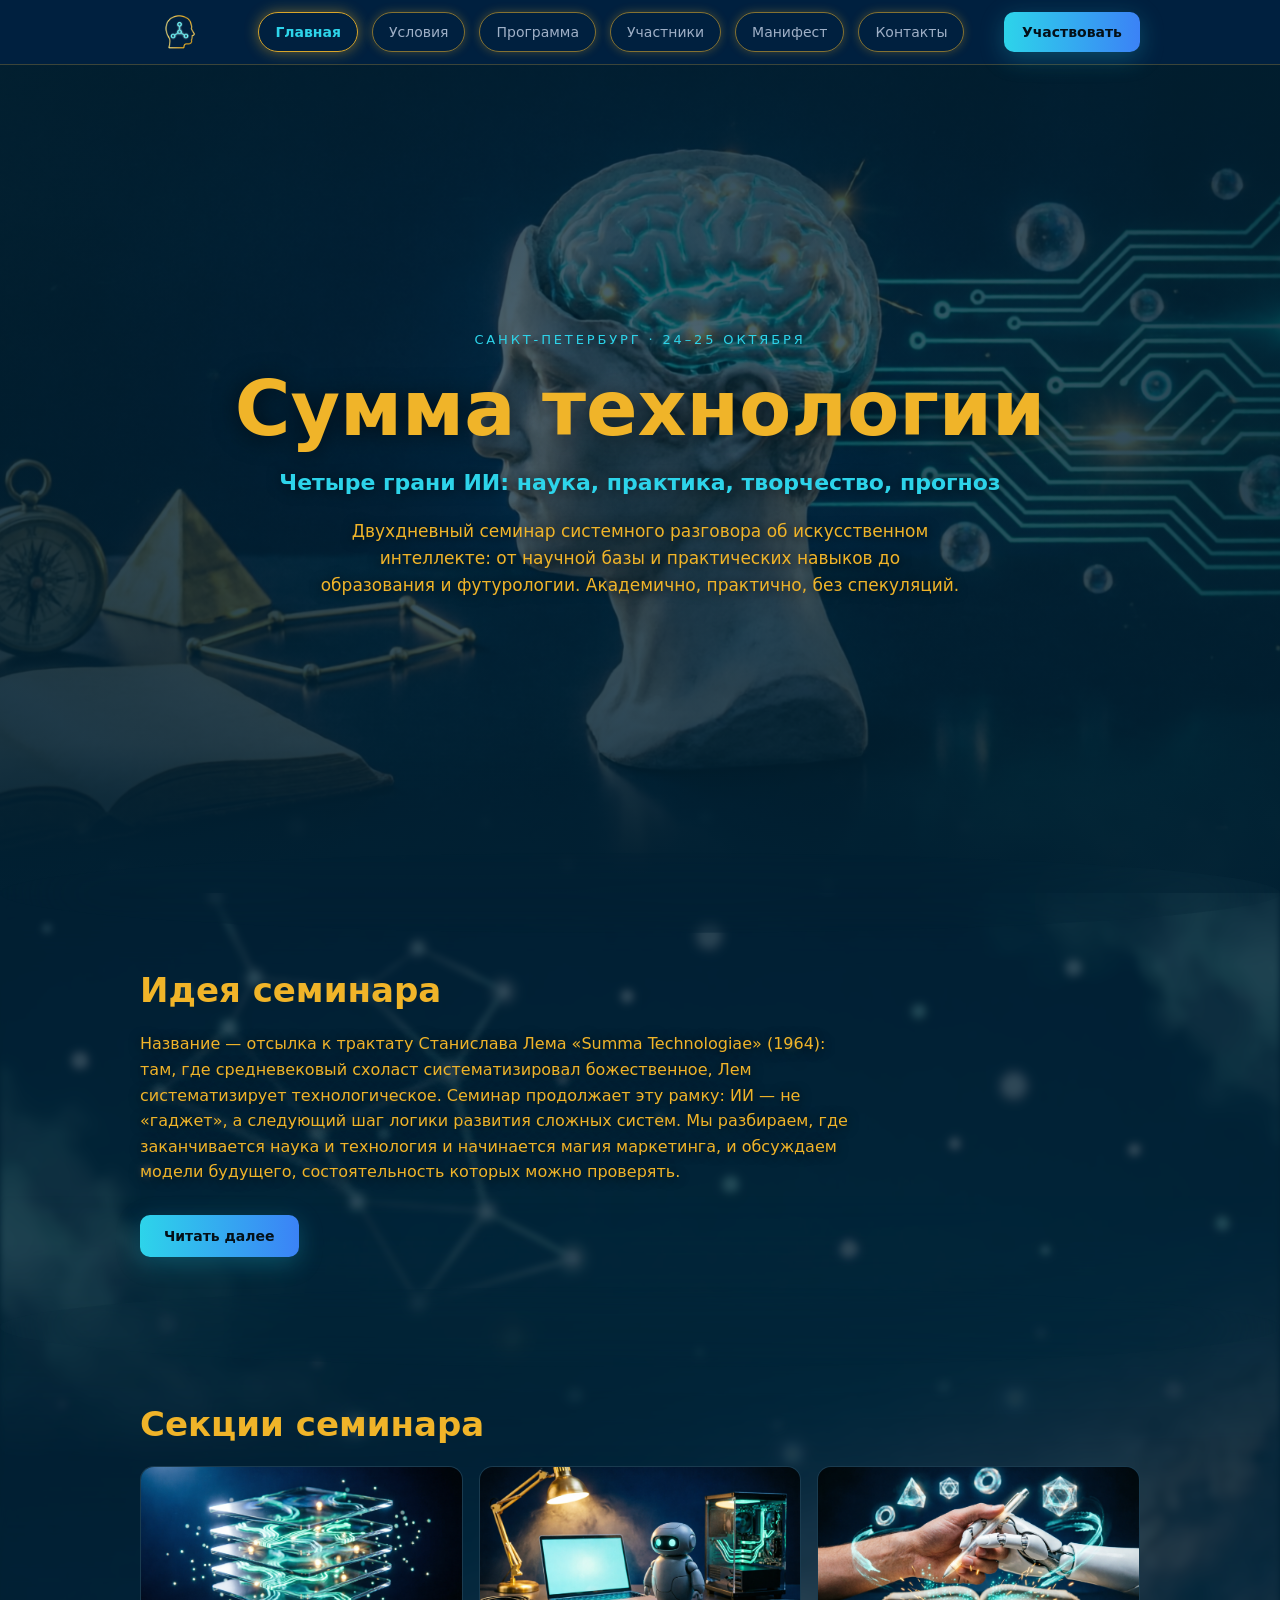
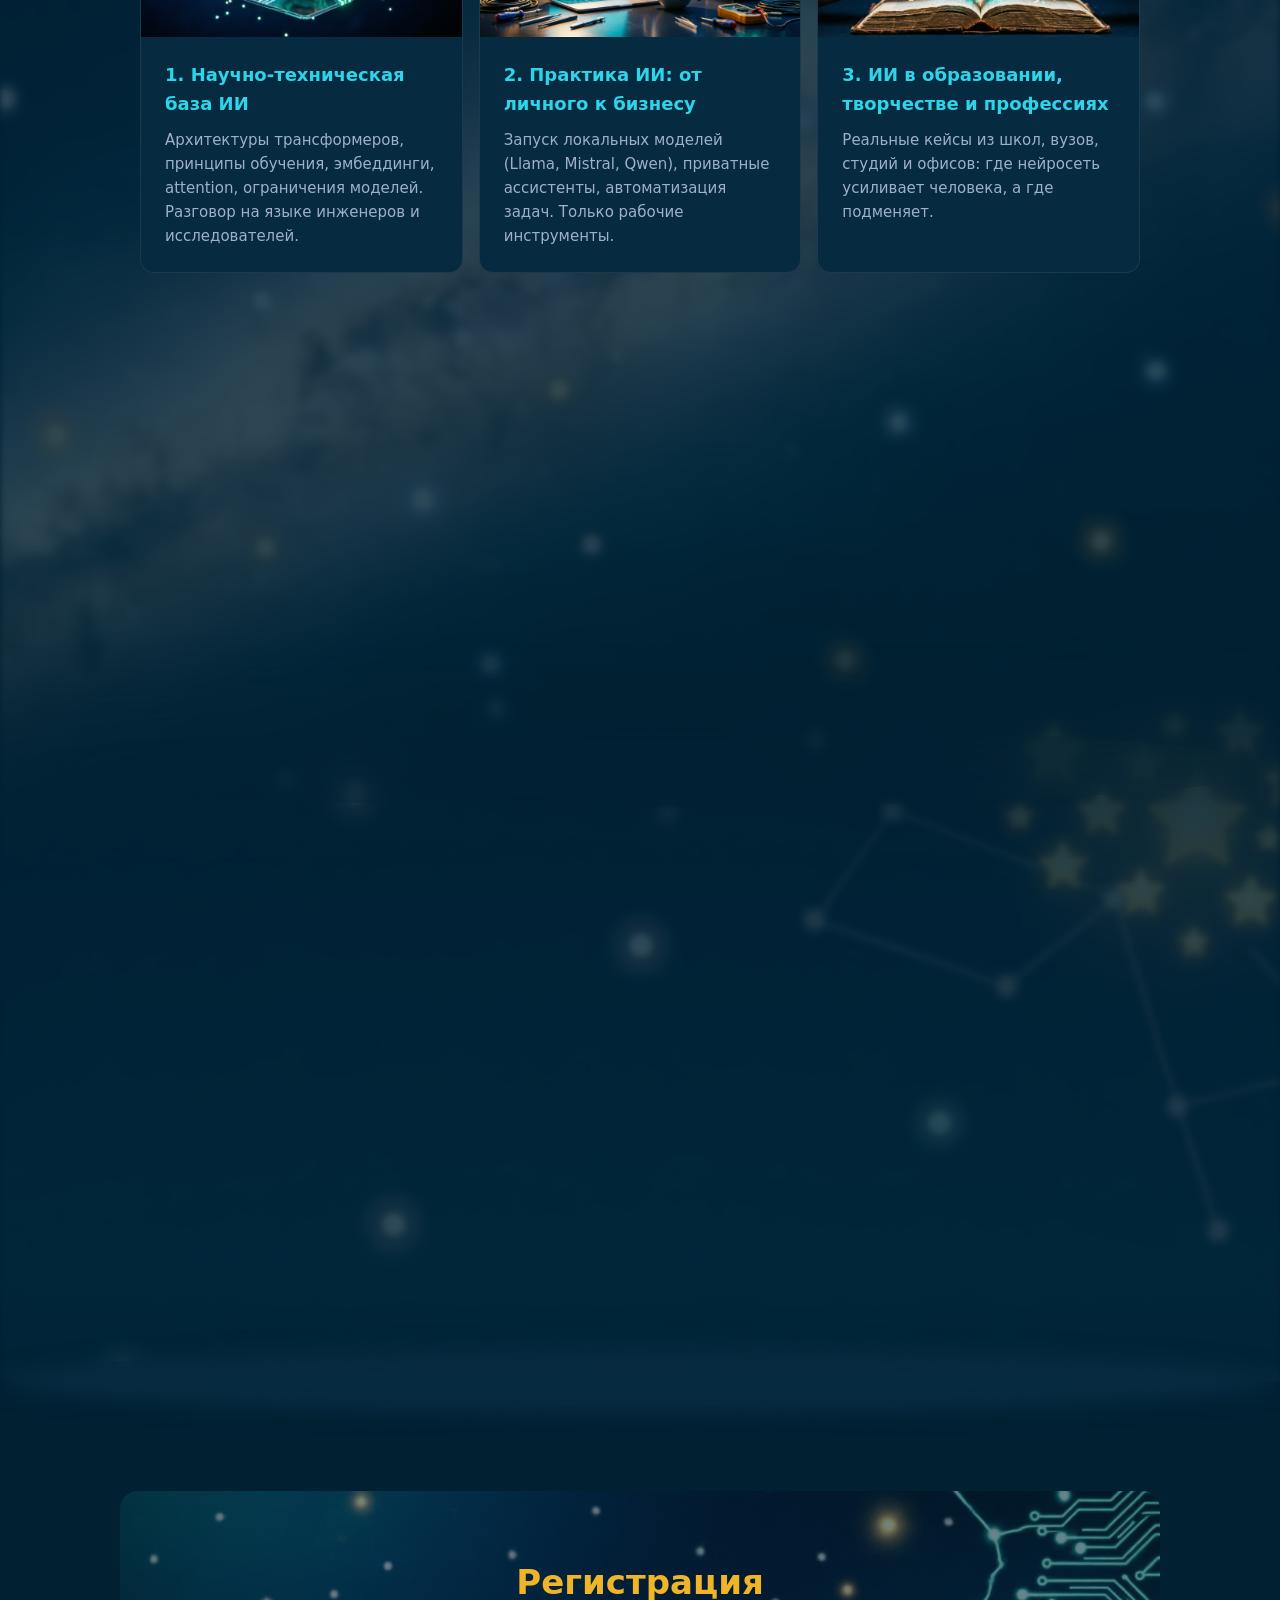
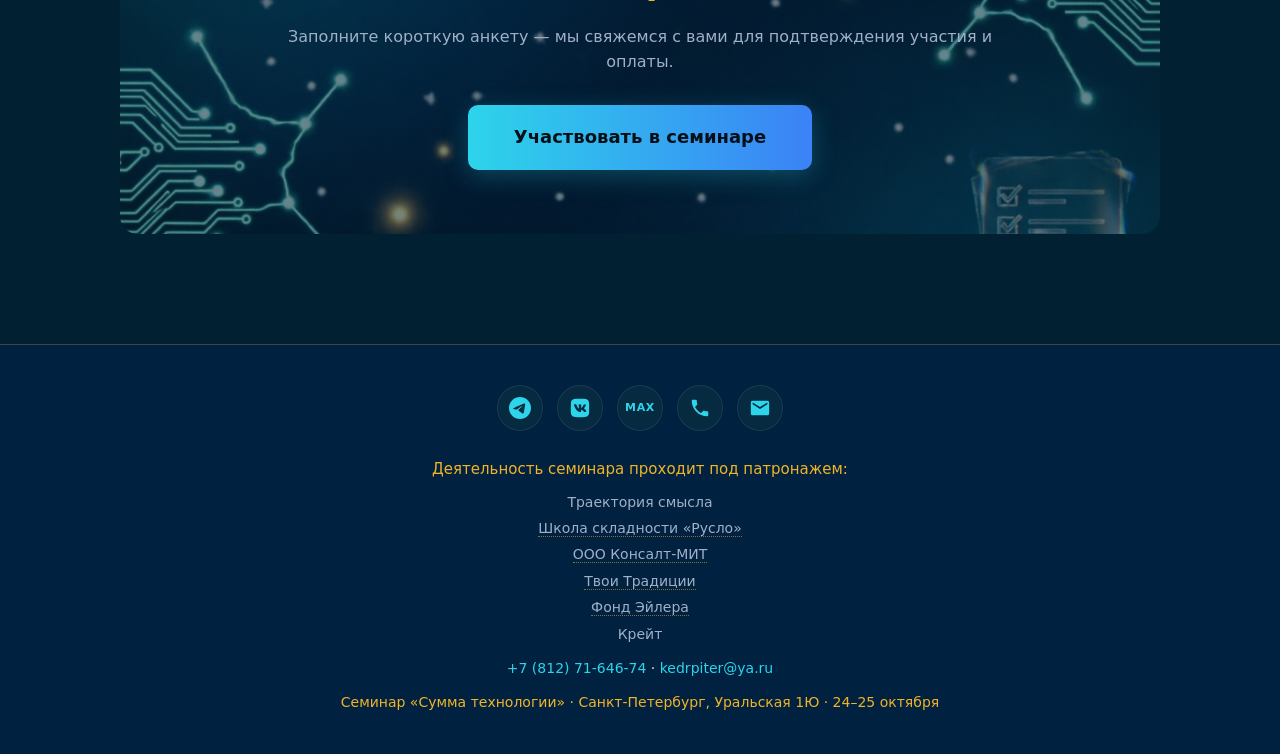
<file: index.html>
<!DOCTYPE html>
<html lang="ru">
<head>
<meta charset="UTF-8">
<meta name="viewport" content="width=device-width, initial-scale=1.0">
<link rel="icon" type="image/png" href="logo.png?v=3">
<link rel="apple-touch-icon" href="logo.png?v=3">
<script>if('scrollRestoration' in history){history.scrollRestoration='manual';}</script>
<title>Сумма технологий — семинар об ИИ, Санкт-Петербург, 24–25 октября</title>
<link rel="stylesheet" href="styles.css">
<style>.patrons-list a{color:inherit;text-decoration:none;border-bottom:1px dotted rgba(240,180,41,.55)}.patrons-list a:hover{border-bottom-style:solid;border-bottom-color:#f0b429}</style>
</head>
<body>

<nav class="nav">
  <div class="container">
    <a class="nav-logo" href="index.html"><img src="logo.png" alt="Сумма технологий"></a>
    <div class="nav-links">
      <a href="index.html" class="active">Главная</a>
      <a href="program.html">Условия</a>
      <a href="schedule.html">Программа</a>
      <a href="participants.html">Участники</a>
      <a href="manifest.html">Манифест</a>
      <a href="contacts.html">Контакты</a>
    </div>
    <a href="#" data-open-form class="btn btn-primary">Участвовать</a>
  </div>
</nav>

<header class="hero" id="top">
  <div class="hero-bg"><img src="hero.jpg" alt="Сумма технологии"></div>
  <div class="hero-overlay"></div>
  <div class="container hero-content">
    <p class="eyebrow">Санкт-Петербург · 24–25 октября</p>
    <h1>Сумма технологии</h1>
    <p class="tagline">Четыре грани ИИ: наука, практика, творчество, прогноз</p>
    <p class="lead">Двухдневный семинар системного разговора об искусственном интеллекте: от научной базы и практических навыков до образования и футурологии. Академично, практично, без спекуляций.</p>
  </div>
</header>

<section id="about">
  <div class="section-bg"><img src="stars-1.jpg" alt=""></div>
  <div class="container">
    <h2 class="reveal">Идея семинара</h2>
    <p class="section-sub reveal">Название — отсылка к трактату Станислава Лема «Summa Technologiae» (1964): там, где средневековый схоласт систематизировал божественное, Лем систематизирует технологическое. Семинар продолжает эту рамку: ИИ — не «гаджет», а следующий шаг логики развития сложных систем. Мы разбираем, где заканчивается наука и технология и начинается магия маркетинга, и обсуждаем модели будущего, состоятельность которых можно проверять.</p>
    <a href="manifest.html" class="btn btn-primary btn-sm reveal">Читать далее</a>
  </div>
</section>

<section id="sections">
  <div class="section-bg"><img src="stars-2.jpg" alt=""></div>
  <div class="container">
    <h2 class="reveal">Секции семинара</h2>
    <div class="grid">
      <div class="card card--media reveal">
        <img src="section-1.jpg" alt="Научно-техническая база ИИ">
        <div class="card-body">
          <h3>1. Научно-техническая база ИИ</h3>
          <p>Архитектуры трансформеров, принципы обучения, эмбеддинги, attention, ограничения моделей. Разговор на языке инженеров и исследователей.</p>
        </div>
      </div>
      <div class="card card--media reveal">
        <img src="section-2.jpg" alt="Практика ИИ: от личного к бизнесу">
        <div class="card-body">
          <h3>2. Практика ИИ: от личного к бизнесу</h3>
          <p>Запуск локальных моделей (Llama, Mistral, Qwen), приватные ассистенты, автоматизация задач. Только рабочие инструменты.</p>
        </div>
      </div>
      <div class="card card--media reveal">
        <img src="section-3.jpg" alt="ИИ в образовании, творчестве и профессиях">
        <div class="card-body">
          <h3>3. ИИ в образовании, творчестве и профессиях</h3>
          <p>Реальные кейсы из школ, вузов, студий и офисов: где нейросеть усиливает человека, а где подменяет.</p>
        </div>
      </div>
      <div class="card card--media reveal">
        <img src="section-4.jpg" alt="Футурология, история, этика, риски">
        <div class="card-body">
          <h3>4. Футурология, история, этика, риски</h3>
          <p>От «Голема» и «Франкенштейна» до корпоративных войн за AGI: сингулярность, безработица, цензура, автономные агенты. Академично, без лишней истерики.</p>
        </div>
      </div>
      <div class="card card--media reveal">
        <img src="section-5.jpg" alt="Молодёжная секция">
        <div class="card-body">
          <h3>5. Молодёжная секция</h3>
          <p>Для участников 14–20 лет.</p>
          <p class="slogan">— для тех, кто не хочет, чтобы за него решали, каким будет его будущее.</p>
        </div>
      </div>
    </div>
  </div>
</section>

<section id="program">
  <div class="section-bg"><img src="stars-3.jpg" alt=""></div>
  <div class="container">
    <h2 class="reveal">Условия участия в семинаре</h2>
    <div class="grid">
      <div class="card reveal">
        <h3>День 1 · 24 октября</h3>
        <p>Секции 1–3: научная база, практика, применение.</p>
        <div class="amount">2500 ₽</div>
        <p class="note">Кофе и печенье включены</p>
      </div>
      <div class="card reveal">
        <h3>День 2 · 25 октября</h3>
        <p>Секция 4 + общая дискуссия и подведение итогов.</p>
        <div class="amount">2500 ₽</div>
        <p class="note">Кофе и печенье включены</p>
      </div>
      <div class="card reveal">
        <h3>Пакет на оба дня</h3>
        <p>Полная программа двух дней семинара.</p>
        <div class="amount">3000 ₽</div>
        <p class="note">Выгода 2000 ₽</p>
      </div>
    </div>
    <ul class="plain reveal" style="margin-top:22px">
      <li>До 20 лет — бесплатно, по билету.</li>
      <li>Друзьям и учредителям семинара — скидка 50%.</li>
      <li>Афтепати — за дополнительный взнос.</li>
      <li>Донаты приветствуются!</li>
    </ul>
  </div>
</section>

<section id="register">
  <div class="container">
    <h2 class="reveal">Регистрация</h2>
    <p class="section-sub reveal">Заполните короткую анкету — мы свяжемся с вами для подтверждения участия и оплаты.</p>
    <a href="#" data-open-form class="btn btn-primary btn-xl reveal">Участвовать в семинаре</a>
  </div>
</section>

<footer id="contacts">
  <div class="container">
    <div class="footer-contacts">
      <a class="contact-btn" href="https://t.me/summa_tech_ai" target="_blank" rel="noopener" aria-label="Телеграм" title="Телеграм">
        <svg viewBox="0 0 24 24" aria-hidden="true"><path d="M11.944 0A12 12 0 0 0 0 12a12 12 0 0 0 12 12 12 12 0 0 0 12-12A12 12 0 0 0 12 0a12 12 0 0 0-.056 0zm4.962 7.224c.1-.002.321.023.465.14a.506.506 0 0 1 .171.325c.016.093.036.306.02.472-.18 1.898-.962 6.502-1.36 8.627-.168.9-.499 1.201-.82 1.23-.696.065-1.225-.46-1.9-.902-1.056-.693-1.653-1.124-2.678-1.8-1.185-.78-.417-1.21.258-1.91.177-.184 3.247-2.977 3.307-3.23.007-.032.014-.15-.056-.212s-.174-.041-.249-.024c-.106.024-1.793 1.14-5.061 3.345-.48.33-.913.49-1.302.48-.428-.008-1.252-.241-1.865-.44-.752-.245-1.349-.374-1.297-.789.027-.216.325-.437.893-.663 3.498-1.524 5.83-2.529 6.998-3.014 3.332-1.386 4.025-1.627 4.476-1.635z"/></svg>
      </a>
      <a class="contact-btn" href="https://vk.ru/summa_tech_spb" target="_blank" rel="noopener" aria-label="ВКонтакте" title="ВКонтакте">
        <svg viewBox="0 0 24 24" aria-hidden="true"><path d="M15.07 2H8.93C3.33 2 2 3.33 2 8.93v6.14C2 20.67 3.33 22 8.93 22h6.14c5.6 0 6.93-1.33 6.93-6.93V8.93C22 3.33 20.67 2 15.07 2zm3.15 14.27h-1.46c-.55 0-.72-.44-1.71-1.45-.86-.83-1.24-.94-1.45-.94-.3 0-.39.08-.39.5v1.31c0 .36-.12.58-1.06.58-1.54 0-3.24-.93-4.43-2.67C6.13 11.07 5.5 8.86 5.5 8.41c0-.22.08-.42.5-.42h1.46c.38 0 .52.17.67.58.72 2.08 1.92 3.9 2.41 3.9.19 0 .27-.08.27-.56V9.82c-.06-.97-.57-1.05-.57-1.4 0-.17.14-.33.36-.33h2.29c.31 0 .42.17.42.53v2.86c0 .31.14.42.22.42.19 0 .33-.11.67-.44 1.04-1.17 1.78-2.97 1.78-2.97.1-.22.27-.42.65-.42h1.46c.44 0 .53.22.44.53-.18.83-1.94 3.31-1.94 3.31-.15.25-.21.36 0 .64.15.22.64.64.97 1.02.61.69 1.07 1.27 1.2 1.67.14.42-.08.63-.5.63z"/></svg>
      </a>
      <a class="contact-btn" href="https://max.ru/join/w4Dh4utV4OyQtze-bQfJzrGGP6Rr-J3jwN_ImxKm4Uo" target="_blank" rel="noopener" aria-label="MAX" title="MAX">
        <span class="max-label">MAX</span>
      </a>
      <a class="contact-btn" href="tel:+78127164674" aria-label="Позвонить: +7 (812) 71-646-74" title="+7 (812) 71-646-74">
        <svg viewBox="0 0 24 24" aria-hidden="true"><path d="M6.62 10.79c1.44 2.83 3.76 5.14 6.59 6.59l2.2-2.2c.27-.27.67-.36 1.02-.24 1.12.37 2.33.57 3.57.57.55 0 1 .45 1 1V20c0 .55-.45 1-1 1-9.39 0-17-7.61-17-17 0-.55.45-1 1-1h3.5c.55 0 1 .45 1 1 0 1.25.2 2.45.57 3.57.11.35.03.74-.25 1.02l-2.2 2.2z"/></svg>
      </a>
      <a class="contact-btn" href="mailto:kedrpiter@ya.ru" aria-label="Написать: kedrpiter@ya.ru" title="kedrpiter@ya.ru">
        <svg viewBox="0 0 24 24" aria-hidden="true"><path d="M20 4H4c-1.1 0-1.99.9-1.99 2L2 18c0 1.1.9 2 2 2h16c1.1 0 2-.9 2-2V6c0-1.1-.9-2-2-2zm0 4l-8 5-8-5V6l8 5 8-5v2z"/></svg>
      </a>
    </div>
    <div class="patrons">
      <p class="patrons-title">Деятельность семинара проходит под патронажем:</p>
      <ul class="patrons-list">
        <li>Траектория смысла</li>
        <li><a href="https://skladnost.ru/" target="_blank" rel="noopener">Школа складности «Русло»</a></li>
        <li><a href="https://c-mit.ru/" target="_blank" rel="noopener">ООО Консалт-МИТ</a></li>
        <li><a href="https://tt-club.ru/" target="_blank" rel="noopener">Твои Традиции</a></li>
        <li><a href="https://www.euler-foundation.org/" target="_blank" rel="noopener">Фонд Эйлера</a></li>
        <li>Крейт</li>
      </ul>
    </div>
    <p class="footer-note"><a href="tel:+78127164674">+7 (812) 71-646-74</a> · <a href="mailto:kedrpiter@ya.ru">kedrpiter@ya.ru</a></p>
    <p class="footer-line">Семинар «Сумма технологии» · Санкт-Петербург, Уральская 1Ю · 24–25 октября</p>
  </div>
</footer>

<div class="modal" id="form-modal" aria-hidden="true">
  <div class="modal-box">
    <button class="modal-close" id="form-close" aria-label="Закрыть">×</button>
    <iframe id="form-frame" title="Заявка на участие"></iframe>
  </div>
</div>

<div class="success-message" id="success-message">
  <button class="success-close" id="success-close" aria-label="Закрыть">×</button>
  <h3>✓ Заявление принято</h3>
  <p>Ваше заявление на участие в семинаре приняли.<br>Свяжемся с Вами в ближайшее время.</p>
</div>

<script src="script.js"></script>
</body>
</html>
</file>
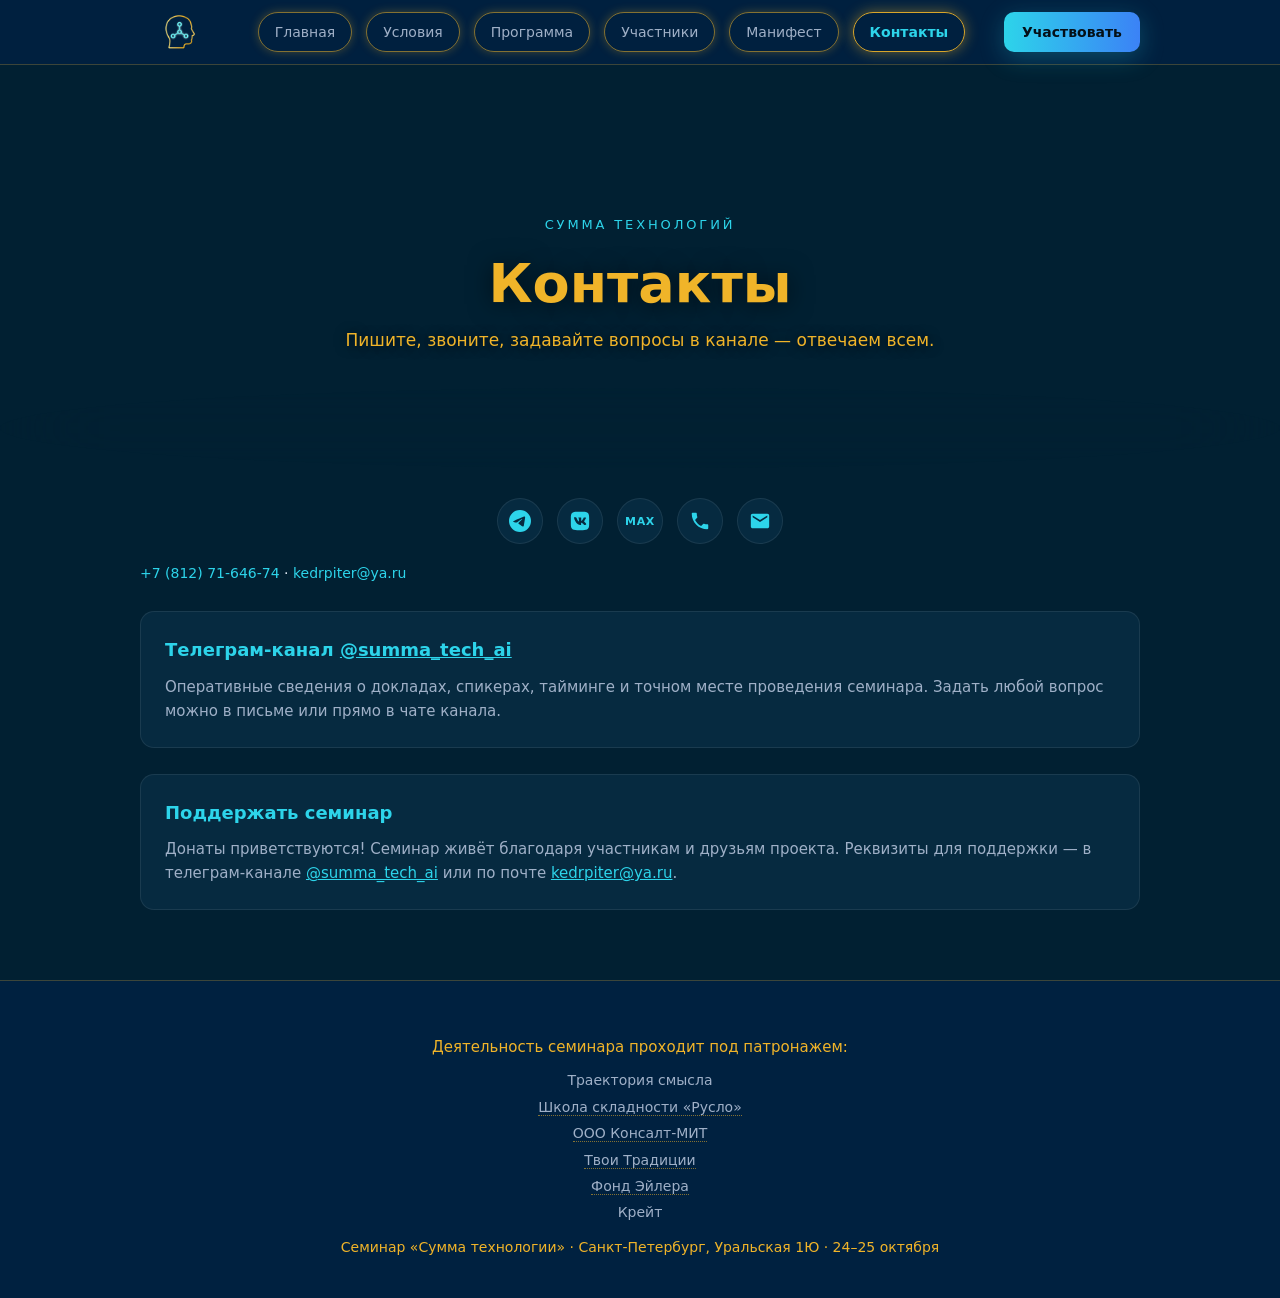
<file: contacts.html>
<!DOCTYPE html>
<html lang="ru">
<head>
<meta charset="UTF-8">
<meta name="viewport" content="width=device-width, initial-scale=1.0">
<link rel="icon" type="image/png" href="logo.png?v=3">
<link rel="apple-touch-icon" href="logo.png?v=3">
<script>if('scrollRestoration' in history){history.scrollRestoration='manual';}</script>
<title>Контакты — Сумма технологий</title>
<link rel="stylesheet" href="styles.css">
<style>.patrons-list a{color:inherit;text-decoration:none;border-bottom:1px dotted rgba(240,180,41,.55)}.patrons-list a:hover{border-bottom-style:solid;border-bottom-color:#f0b429}</style>
</head>
<body>

<nav class="nav">
  <div class="container">
    <a class="nav-logo" href="index.html"><img src="logo.png" alt="Сумма технологий"></a>
    <div class="nav-links">
      <a href="index.html">Главная</a>
      <a href="program.html">Условия</a>
      <a href="schedule.html">Программа</a>
      <a href="participants.html">Участники</a>
      <a href="manifest.html">Манифест</a>
      <a href="contacts.html" class="active">Контакты</a>
    </div>
    <a href="#" data-open-form class="btn btn-primary">Участвовать</a>
  </div>
</nav>

<header class="page-hero">
  <div class="container">
    <p class="eyebrow">Сумма технологий</p>
    <h1 class="page-title">Контакты</h1>
    <p class="lead">Пишите, звоните, задавайте вопросы в канале — отвечаем всем.</p>
  </div>
</header>

<section id="contacts-main">
  <div class="container">
    <div class="footer-contacts reveal">
      <a class="contact-btn" href="https://t.me/summa_tech_ai" target="_blank" rel="noopener" aria-label="Телеграм" title="Телеграм">
        <svg viewBox="0 0 24 24" aria-hidden="true"><path d="M11.944 0A12 12 0 0 0 0 12a12 12 0 0 0 12 12 12 12 0 0 0 12-12A12 12 0 0 0 12 0a12 12 0 0 0-.056 0zm4.962 7.224c.1-.002.321.023.465.14a.506.506 0 0 1 .171.325c.016.093.036.306.02.472-.18 1.898-.962 6.502-1.36 8.627-.168.9-.499 1.201-.82 1.23-.696.065-1.225-.46-1.9-.902-1.056-.693-1.653-1.124-2.678-1.8-1.185-.78-.417-1.21.258-1.91.177-.184 3.247-2.977 3.307-3.23.007-.032.014-.15-.056-.212s-.174-.041-.249-.024c-.106.024-1.793 1.14-5.061 3.345-.48.33-.913.49-1.302.48-.428-.008-1.252-.241-1.865-.44-.752-.245-1.349-.374-1.297-.789.027-.216.325-.437.893-.663 3.498-1.524 5.83-2.529 6.998-3.014 3.332-1.386 4.025-1.627 4.476-1.635z"/></svg>
      </a>
      <a class="contact-btn" href="https://vk.ru/summa_tech_spb" target="_blank" rel="noopener" aria-label="ВКонтакте" title="ВКонтакте">
        <svg viewBox="0 0 24 24" aria-hidden="true"><path d="M15.07 2H8.93C3.33 2 2 3.33 2 8.93v6.14C2 20.67 3.33 22 8.93 22h6.14c5.6 0 6.93-1.33 6.93-6.93V8.93C22 3.33 20.67 2 15.07 2zm3.15 14.27h-1.46c-.55 0-.72-.44-1.71-1.45-.86-.83-1.24-.94-1.45-.94-.3 0-.39.08-.39.5v1.31c0 .36-.12.58-1.06.58-1.54 0-3.24-.93-4.43-2.67C6.13 11.07 5.5 8.86 5.5 8.41c0-.22.08-.42.5-.42h1.46c.38 0 .52.17.67.58.72 2.08 1.92 3.9 2.41 3.9.19 0 .27-.08.27-.56V9.82c-.06-.97-.57-1.05-.57-1.4 0-.17.14-.33.36-.33h2.29c.31 0 .42.17.42.53v2.86c0 .31.14.42.22.42.19 0 .33-.11.67-.44 1.04-1.17 1.78-2.97 1.78-2.97.1-.22.27-.42.65-.42h1.46c.44 0 .53.22.44.53-.18.83-1.94 3.31-1.94 3.31-.15.25-.21.36 0 .64.15.22.64.64.97 1.02.61.69 1.07 1.27 1.2 1.67.14.42-.08.63-.5.63z"/></svg>
      </a>
      <a class="contact-btn" href="https://max.ru/join/w4Dh4utV4OyQtze-bQfJzrGGP6Rr-J3jwN_ImxKm4Uo" target="_blank" rel="noopener" aria-label="MAX" title="MAX">
        <span class="max-label">MAX</span>
      </a>
      <a class="contact-btn" href="tel:+78127164674" aria-label="Позвонить: +7 (812) 71-646-74" title="+7 (812) 71-646-74">
        <svg viewBox="0 0 24 24" aria-hidden="true"><path d="M6.62 10.79c1.44 2.83 3.76 5.14 6.59 6.59l2.2-2.2c.27-.27.67-.36 1.02-.24 1.12.37 2.33.57 3.57.57.55 0 1 .45 1 1V20c0 .55-.45 1-1 1-9.39 0-17-7.61-17-17 0-.55.45-1 1-1h3.5c.55 0 1 .45 1 1 0 1.25.2 2.45.57 3.57.11.35.03.74-.25 1.02l-2.2 2.2z"/></svg>
      </a>
      <a class="contact-btn" href="mailto:kedrpiter@ya.ru" aria-label="Написать: kedrpiter@ya.ru" title="kedrpiter@ya.ru">
        <svg viewBox="0 0 24 24" aria-hidden="true"><path d="M20 4H4c-1.1 0-1.99.9-1.99 2L2 18c0 1.1.9 2 2 2h16c1.1 0 2-.9 2-2V6c0-1.1-.9-2-2-2zm0 4l-8 5-8-5V6l8 5 8-5v2z"/></svg>
      </a>
    </div>
    <p class="footer-note reveal" style="margin-top:18px"><a href="tel:+78127164674">+7 (812) 71-646-74</a> · <a href="mailto:kedrpiter@ya.ru">kedrpiter@ya.ru</a></p>
    <div class="tg-block reveal">
      <h3>Телеграм-канал <a href="https://t.me/summa_tech_ai" target="_blank" rel="noopener">@summa_tech_ai</a></h3>
      <p>Оперативные сведения о докладах, спикерах, тайминге и точном месте проведения семинара. Задать любой вопрос можно в письме или прямо в чате канала.</p>
    </div>
    <div class="tg-block reveal">
      <h3>Поддержать семинар</h3>
      <p>Донаты приветствуются! Семинар живёт благодаря участникам и друзьям проекта. Реквизиты для поддержки — в телеграм-канале <a href="https://t.me/summa_tech_ai" target="_blank" rel="noopener">@summa_tech_ai</a> или по почте <a href="mailto:kedrpiter@ya.ru">kedrpiter@ya.ru</a>.</p>
    </div>
  </div>
</section>

<footer>
  <div class="container">
    <div class="patrons">
      <p class="patrons-title">Деятельность семинара проходит под патронажем:</p>
      <ul class="patrons-list">
        <li>Траектория смысла</li>
        <li><a href="https://skladnost.ru/" target="_blank" rel="noopener">Школа складности «Русло»</a></li>
        <li><a href="https://c-mit.ru/" target="_blank" rel="noopener">ООО Консалт-МИТ</a></li>
        <li><a href="https://tt-club.ru/" target="_blank" rel="noopener">Твои Традиции</a></li>
        <li><a href="https://www.euler-foundation.org/" target="_blank" rel="noopener">Фонд Эйлера</a></li>
        <li>Крейт</li>
      </ul>
    </div>
    <p class="footer-line">Семинар «Сумма технологии» · Санкт-Петербург, Уральская 1Ю · 24–25 октября</p>
  </div>
</footer>

<div class="modal" id="form-modal" aria-hidden="true">
  <div class="modal-box">
    <button class="modal-close" id="form-close" aria-label="Закрыть">×</button>
    <iframe id="form-frame" title="Заявка на участие"></iframe>
  </div>
</div>

<div class="success-message" id="success-message">
  <button class="success-close" id="success-close" aria-label="Закрыть">×</button>
  <h3>✓ Заявление принято</h3>
  <p>Ваше заявление на участие в семинаре приняли.<br>Свяжемся с Вами в ближайшее время.</p>
</div>

<script src="script.js"></script>
</body>
</html>
</file>
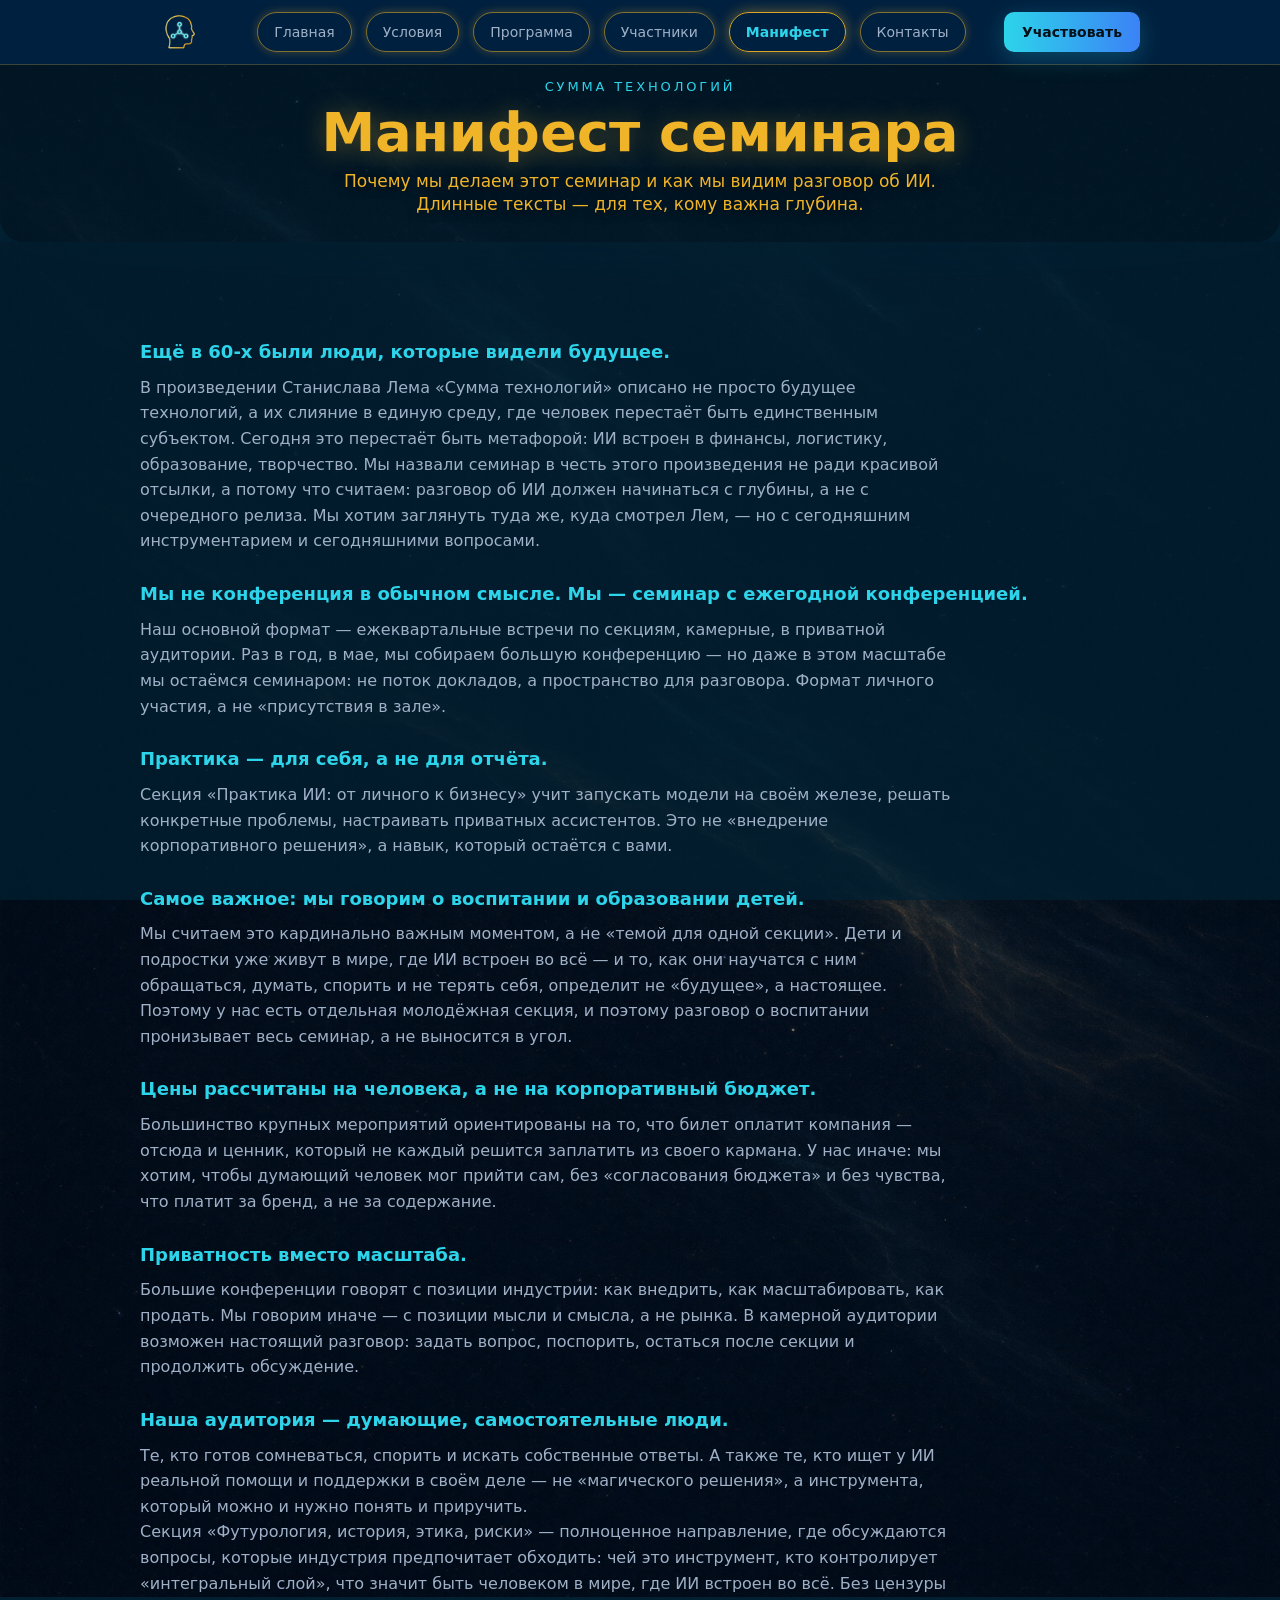
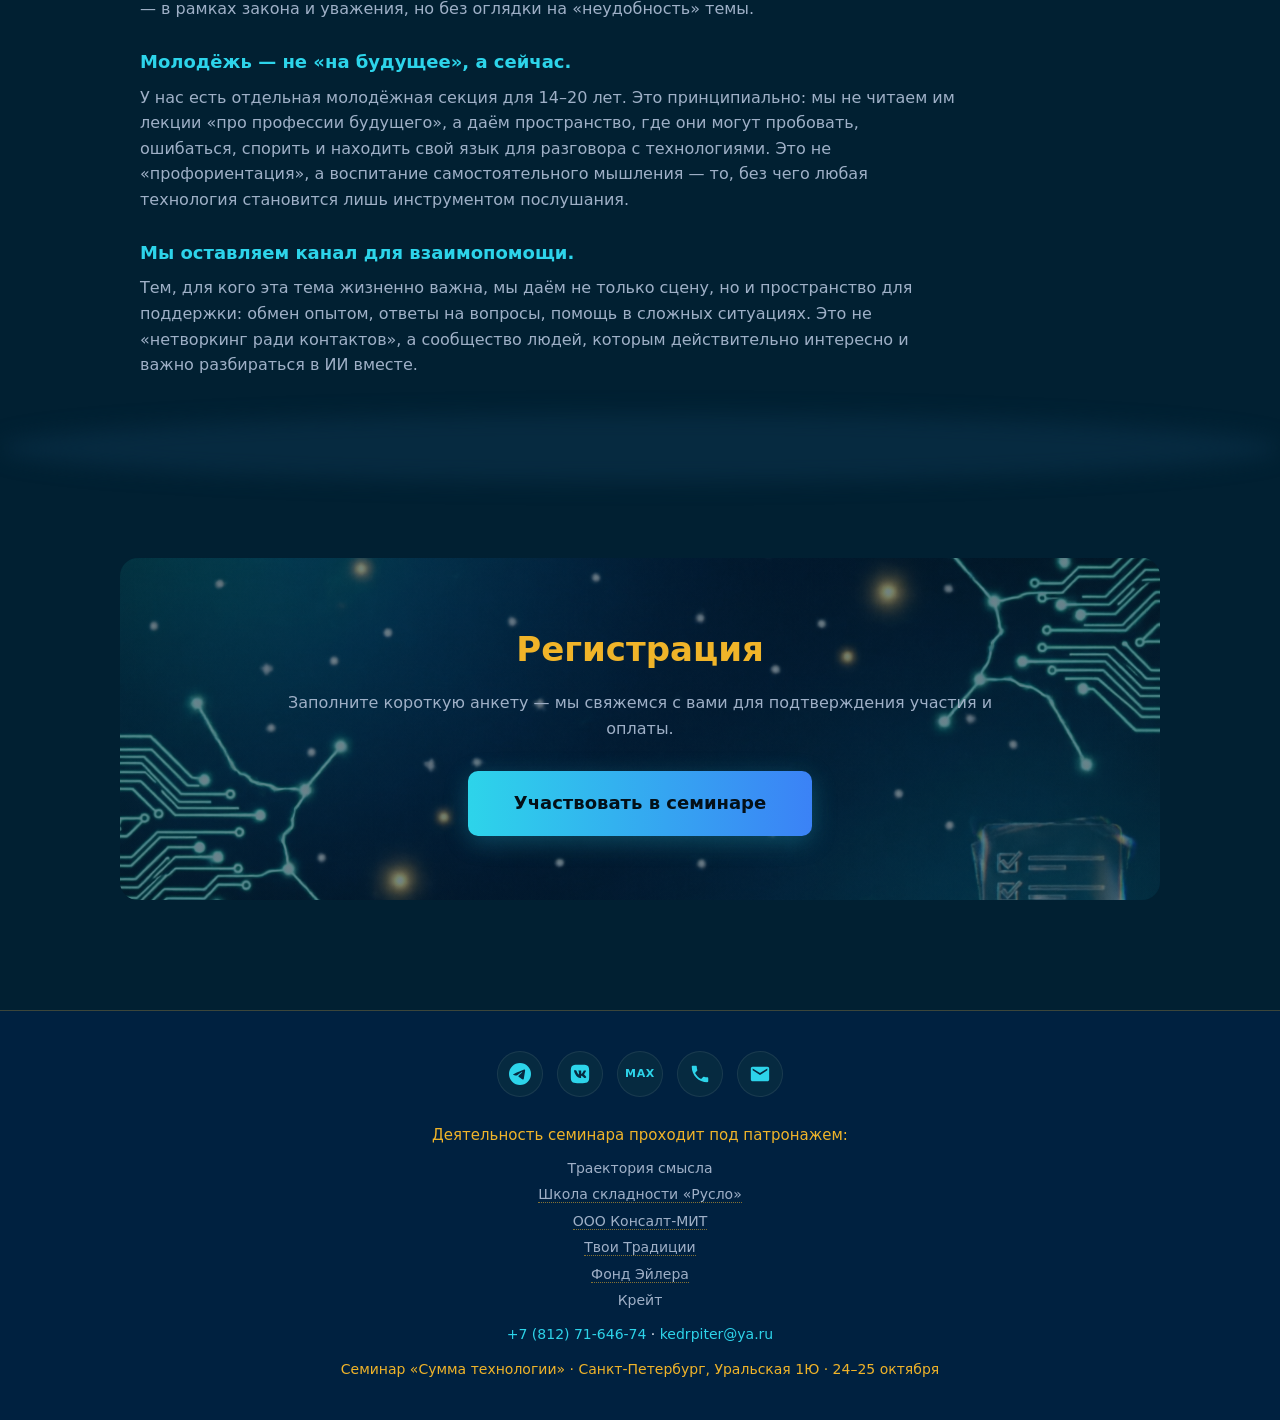
<file: manifest.html>
<!DOCTYPE html>
<html lang="ru">
<head>
<meta charset="UTF-8">
<meta name="viewport" content="width=device-width, initial-scale=1.0">
<link rel="icon" type="image/png" href="logo.png?v=3">
<link rel="apple-touch-icon" href="logo.png?v=3">
<script>if('scrollRestoration' in history){history.scrollRestoration='manual';}</script>
<title>Манифест — Сумма технологий</title>
<link rel="stylesheet" href="styles.css">
<style>
.patrons-list a{color:inherit;text-decoration:none;border-bottom:1px dotted rgba(240,180,41,.55)}.patrons-list a:hover{border-bottom-style:solid;border-bottom-color:#f0b429}
body{background:#012032;}
header.page-hero::before,header.page-hero::after{display:none;}
header.page-hero{position:relative;z-index:5;padding:12px 0 26px;text-align:center;background:linear-gradient(rgba(1,32,50,.55),rgba(1,32,50,.55)),#012032 url("manifest-bg.jpg") top/cover no-repeat;border-radius:0 0 24px 24px;}
header.page-hero .eyebrow{margin:0 0 6px;}
header.page-hero .page-title{margin:0 0 8px;line-height:1.08;text-shadow:0 2px 26px rgba(240,180,41,.35);}
header.page-hero .lead{margin:0 auto;line-height:1.35;text-align:center;}
header.page-hero .eyebrow,header.page-hero .page-title,header.page-hero .lead{opacity:1;transform:none;animation:none;}
#manifest.manifest{position:relative;background:linear-gradient(rgba(1,32,50,.72),rgba(1,32,50,.72)) center/cover no-repeat fixed,#012032 url("manifest-bg.jpg") center/cover no-repeat fixed;}
@media (max-width:768px){#manifest.manifest{background-attachment:scroll,scroll;}}
</style>
</head>
<body>

<nav class="nav">
  <div class="container">
    <a class="nav-logo" href="index.html"><img src="logo.png" alt="Сумма технологий"></a>
    <div class="nav-links">
      <a href="index.html">Главная</a>
      <a href="program.html">Условия</a>
      <a href="schedule.html">Программа</a>
      <a href="participants.html">Участники</a>
      <a href="manifest.html" class="active">Манифест</a>
      <a href="contacts.html">Контакты</a>
    </div>
    <a href="#" data-open-form class="btn btn-primary">Участвовать</a>
  </div>
</nav>

<header class="page-hero">
  <div class="container">
    <p class="eyebrow">Сумма технологий</p>
    <h1 class="page-title">Манифест семинара</h1>
    <p class="lead">Почему мы делаем этот семинар и как мы видим разговор об ИИ. Длинные тексты — для тех, кому важна глубина.</p>
  </div>
</header>

<section id="manifest" class="manifest">
  <div class="container">
    <h3 class="reveal">Ещё в 60-х были люди, которые видели будущее.</h3>
    <p class="reveal">В произведении Станислава Лема «Сумма технологий» описано не просто будущее технологий, а их слияние в единую среду, где человек перестаёт быть единственным субъектом. Сегодня это перестаёт быть метафорой: ИИ встроен в финансы, логистику, образование, творчество. Мы назвали семинар в честь этого произведения не ради красивой отсылки, а потому что считаем: разговор об ИИ должен начинаться с глубины, а не с очередного релиза. Мы хотим заглянуть туда же, куда смотрел Лем, — но с сегодняшним инструментарием и сегодняшними вопросами.</p>

    <h3 class="reveal">Мы не конференция в обычном смысле. Мы — семинар с ежегодной конференцией.</h3>
    <p class="reveal">Наш основной формат — ежеквартальные встречи по секциям, камерные, в приватной аудитории. Раз в год, в мае, мы собираем большую конференцию — но даже в этом масштабе мы остаёмся семинаром: не поток докладов, а пространство для разговора. Формат личного участия, а не «присутствия в зале».</p>

    <h3 class="reveal">Практика — для себя, а не для отчёта.</h3>
    <p class="reveal">Секция «Практика ИИ: от личного к бизнесу» учит запускать модели на своём железе, решать конкретные проблемы, настраивать приватных ассистентов. Это не «внедрение корпоративного решения», а навык, который остаётся с вами.</p>

    <h3 class="reveal">Самое важное: мы говорим о воспитании и образовании детей.</h3>
    <p class="reveal">Мы считаем это кардинально важным моментом, а не «темой для одной секции». Дети и подростки уже живут в мире, где ИИ встроен во всё — и то, как они научатся с ним обращаться, думать, спорить и не терять себя, определит не «будущее», а настоящее. Поэтому у нас есть отдельная молодёжная секция, и поэтому разговор о воспитании пронизывает весь семинар, а не выносится в угол.</p>

    <h3 class="reveal">Цены рассчитаны на человека, а не на корпоративный бюджет.</h3>
    <p class="reveal">Большинство крупных мероприятий ориентированы на то, что билет оплатит компания — отсюда и ценник, который не каждый решится заплатить из своего кармана. У нас иначе: мы хотим, чтобы думающий человек мог прийти сам, без «согласования бюджета» и без чувства, что платит за бренд, а не за содержание.</p>

    <h3 class="reveal">Приватность вместо масштаба.</h3>
    <p class="reveal">Большие конференции говорят с позиции индустрии: как внедрить, как масштабировать, как продать. Мы говорим иначе — с позиции мысли и смысла, а не рынка. В камерной аудитории возможен настоящий разговор: задать вопрос, поспорить, остаться после секции и продолжить обсуждение.</p>

    <h3 class="reveal">Наша аудитория — думающие, самостоятельные люди.</h3>
    <p class="reveal">Те, кто готов сомневаться, спорить и искать собственные ответы. А также те, кто ищет у ИИ реальной помощи и поддержки в своём деле — не «магического решения», а инструмента, который можно и нужно понять и приручить.</p>

    <p class="reveal">Секция «Футурология, история, этика, риски» — полноценное направление, где обсуждаются вопросы, которые индустрия предпочитает обходить: чей это инструмент, кто контролирует «интегральный слой», что значит быть человеком в мире, где ИИ встроен во всё. Без цензуры — в рамках закона и уважения, но без оглядки на «неудобность» темы.</p>

    <h3 class="reveal">Молодёжь — не «на будущее», а сейчас.</h3>
    <p class="reveal">У нас есть отдельная молодёжная секция для 14–20 лет. Это принципиально: мы не читаем им лекции «про профессии будущего», а даём пространство, где они могут пробовать, ошибаться, спорить и находить свой язык для разговора с технологиями. Это не «профориентация», а воспитание самостоятельного мышления — то, без чего любая технология становится лишь инструментом послушания.</p>

    <h3 class="reveal">Мы оставляем канал для взаимопомощи.</h3>
    <p class="reveal">Тем, для кого эта тема жизненно важна, мы даём не только сцену, но и пространство для поддержки: обмен опытом, ответы на вопросы, помощь в сложных ситуациях. Это не «нетворкинг ради контактов», а сообщество людей, которым действительно интересно и важно разбираться в ИИ вместе.</p>
  </div>
</section>

<section id="register">
  <div class="container">
    <h2 class="reveal">Регистрация</h2>
    <p class="section-sub reveal">Заполните короткую анкету — мы свяжемся с вами для подтверждения участия и оплаты.</p>
    <a href="#" data-open-form class="btn btn-primary btn-xl reveal">Участвовать в семинаре</a>
  </div>
</section>

<footer>
  <div class="container">
    <div class="footer-contacts">
      <a class="contact-btn" href="https://t.me/summa_tech_ai" target="_blank" rel="noopener" aria-label="Телеграм" title="Телеграм">
        <svg viewBox="0 0 24 24" aria-hidden="true"><path d="M11.944 0A12 12 0 0 0 0 12a12 12 0 0 0 12 12 12 12 0 0 0 12-12A12 12 0 0 0 12 0a12 12 0 0 0-.056 0zm4.962 7.224c.1-.002.321.023.465.14a.506.506 0 0 1 .171.325c.016.093.036.306.02.472-.18 1.898-.962 6.502-1.36 8.627-.168.9-.499 1.201-.82 1.23-.696.065-1.225-.46-1.9-.902-1.056-.693-1.653-1.124-2.678-1.8-1.185-.78-.417-1.21.258-1.91.177-.184 3.247-2.977 3.307-3.23.007-.032.014-.15-.056-.212s-.174-.041-.249-.024c-.106.024-1.793 1.14-5.061 3.345-.48.33-.913.49-1.302.48-.428-.008-1.252-.241-1.865-.44-.752-.245-1.349-.374-1.297-.789.027-.216.325-.437.893-.663 3.498-1.524 5.83-2.529 6.998-3.014 3.332-1.386 4.025-1.627 4.476-1.635z"/></svg>
      </a>
      <a class="contact-btn" href="https://vk.ru/summa_tech_spb" target="_blank" rel="noopener" aria-label="ВКонтакте" title="ВКонтакте">
        <svg viewBox="0 0 24 24" aria-hidden="true"><path d="M15.07 2H8.93C3.33 2 2 3.33 2 8.93v6.14C2 20.67 3.33 22 8.93 22h6.14c5.6 0 6.93-1.33 6.93-6.93V8.93C22 3.33 20.67 2 15.07 2zm3.15 14.27h-1.46c-.55 0-.72-.44-1.71-1.45-.86-.83-1.24-.94-1.45-.94-.3 0-.39.08-.39.5v1.31c0 .36-.12.58-1.06.58-1.54 0-3.24-.93-4.43-2.67C6.13 11.07 5.5 8.86 5.5 8.41c0-.22.08-.42.5-.42h1.46c.38 0 .52.17.67.58.72 2.08 1.92 3.9 2.41 3.9.19 0 .27-.08.27-.56V9.82c-.06-.97-.57-1.05-.57-1.4 0-.17.14-.33.36-.33h2.29c.31 0 .42.17.42.53v2.86c0 .31.14.42.22.42.19 0 .33-.11.67-.44 1.04-1.17 1.78-2.97 1.78-2.97.1-.22.27-.42.65-.42h1.46c.44 0 .53.22.44.53-.18.83-1.94 3.31-1.94 3.31-.15.25-.21.36 0 .64.15.22.64.64.97 1.02.61.69 1.07 1.27 1.2 1.67.14.42-.08.63-.5.63z"/></svg>
      </a>
      <a class="contact-btn" href="https://max.ru/join/w4Dh4utV4OyQtze-bQfJzrGGP6Rr-J3jwN_ImxKm4Uo" target="_blank" rel="noopener" aria-label="MAX" title="MAX">
        <span class="max-label">MAX</span>
      </a>
      <a class="contact-btn" href="tel:+78127164674" aria-label="Позвонить: +7 (812) 71-646-74" title="+7 (812) 71-646-74">
        <svg viewBox="0 0 24 24" aria-hidden="true"><path d="M6.62 10.79c1.44 2.83 3.76 5.14 6.59 6.59l2.2-2.2c.27-.27.67-.36 1.02-.24 1.12.37 2.33.57 3.57.57.55 0 1 .45 1 1V20c0 .55-.45 1-1 1-9.39 0-17-7.61-17-17 0-.55.45-1 1-1h3.5c.55 0 1 .45 1 1 0 1.25.2 2.45.57 3.57.11.35.03.74-.25 1.02l-2.2 2.2z"/></svg>
      </a>
      <a class="contact-btn" href="mailto:kedrpiter@ya.ru" aria-label="Написать: kedrpiter@ya.ru" title="kedrpiter@ya.ru">
        <svg viewBox="0 0 24 24" aria-hidden="true"><path d="M20 4H4c-1.1 0-1.99.9-1.99 2L2 18c0 1.1.9 2 2 2h16c1.1 0 2-.9 2-2V6c0-1.1-.9-2-2-2zm0 4l-8 5-8-5V6l8 5 8-5v2z"/></svg>
      </a>
    </div>
    <div class="patrons">
      <p class="patrons-title">Деятельность семинара проходит под патронажем:</p>
      <ul class="patrons-list">
        <li>Траектория смысла</li>
        <li><a href="https://skladnost.ru/" target="_blank" rel="noopener">Школа складности «Русло»</a></li>
        <li><a href="https://c-mit.ru/" target="_blank" rel="noopener">ООО Консалт-МИТ</a></li>
        <li><a href="https://tt-club.ru/" target="_blank" rel="noopener">Твои Традиции</a></li>
        <li><a href="https://www.euler-foundation.org/" target="_blank" rel="noopener">Фонд Эйлера</a></li>
        <li>Крейт</li>
      </ul>
    </div>
    <p class="footer-note"><a href="tel:+78127164674">+7 (812) 71-646-74</a> · <a href="mailto:kedrpiter@ya.ru">kedrpiter@ya.ru</a></p>
    <p class="footer-line">Семинар «Сумма технологии» · Санкт-Петербург, Уральская 1Ю · 24–25 октября</p>
  </div>
</footer>

<div class="modal" id="form-modal" aria-hidden="true">
  <div class="modal-box">
    <button class="modal-close" id="form-close" aria-label="Закрыть">×</button>
    <iframe id="form-frame" title="Заявка на участие"></iframe>
  </div>
</div>

<div class="success-message" id="success-message">
  <button class="success-close" id="success-close" aria-label="Закрыть">×</button>
  <h3>✓ Заявление принято</h3>
  <p>Ваше заявление на участие в семинаре приняли.<br>Свяжемся с Вами в ближайшее время.</p>
</div>

<script src="script.js"></script>
</body>
</html>
</file>
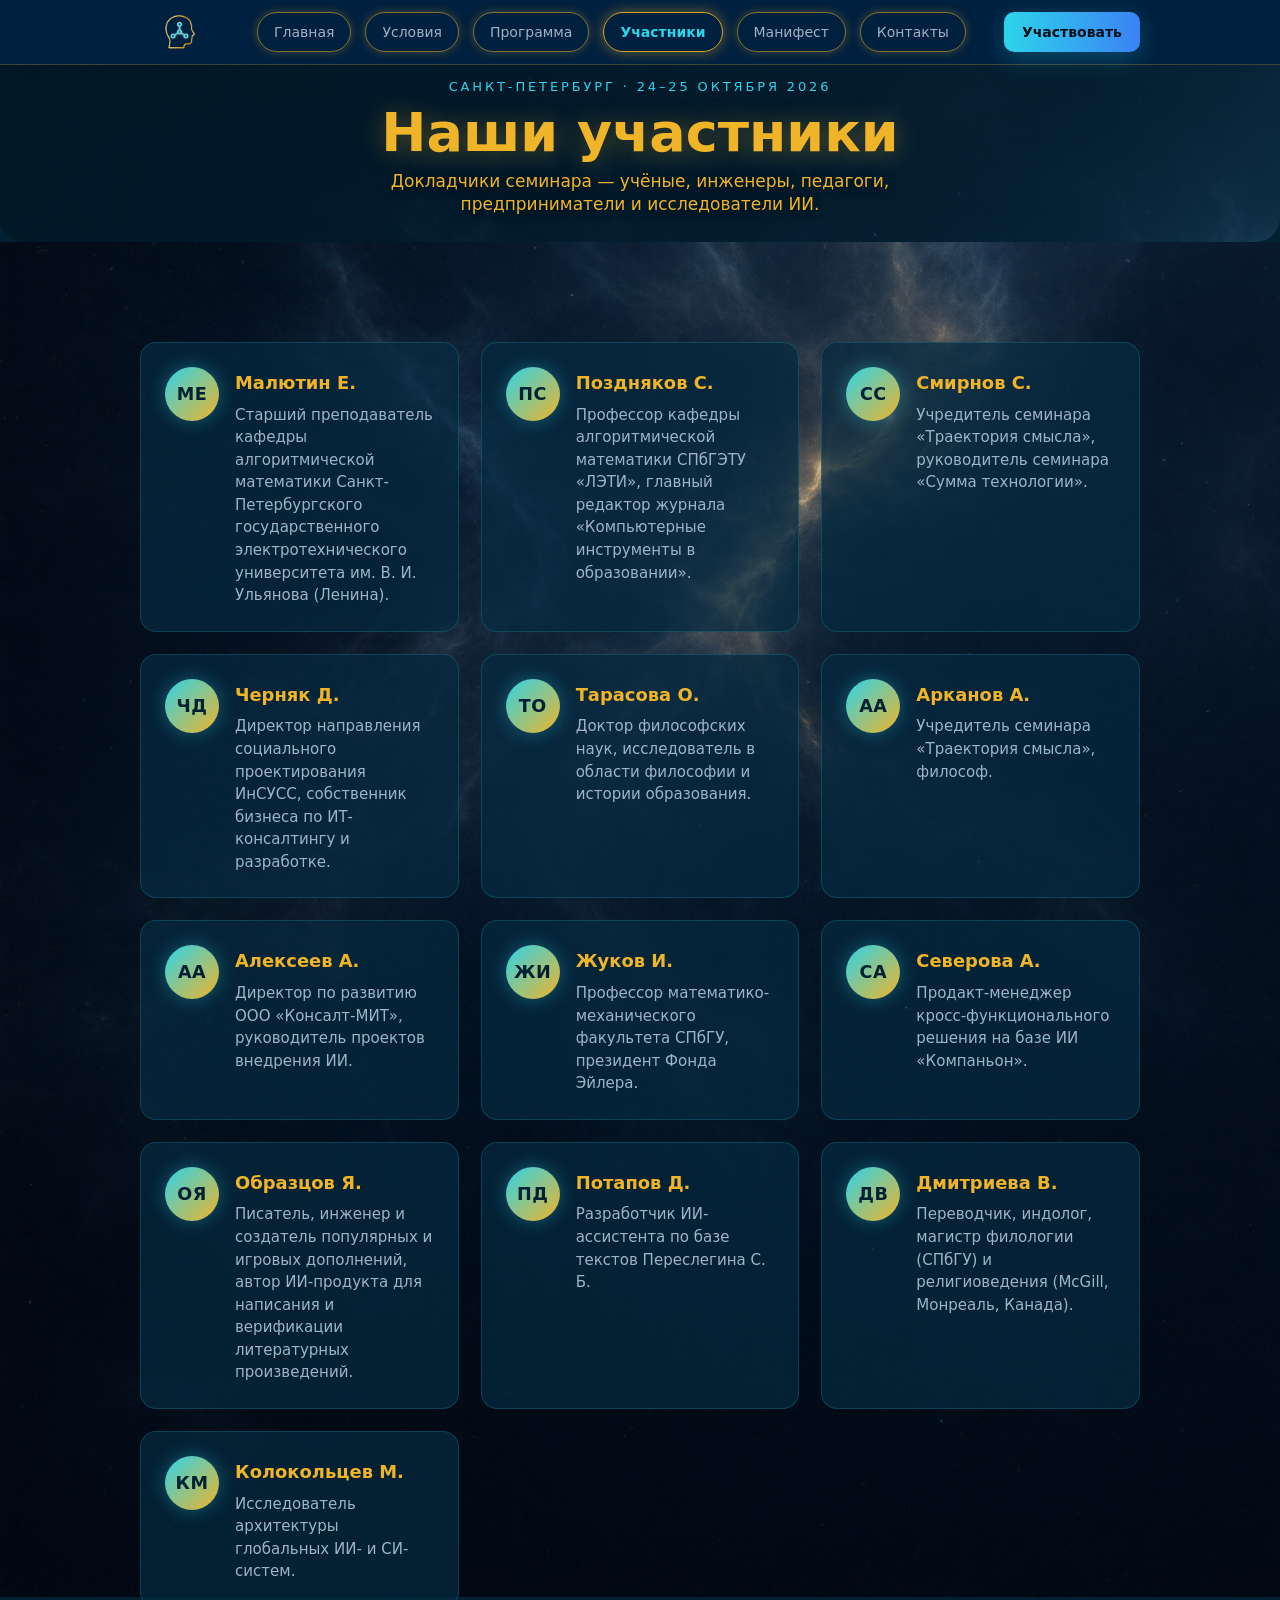
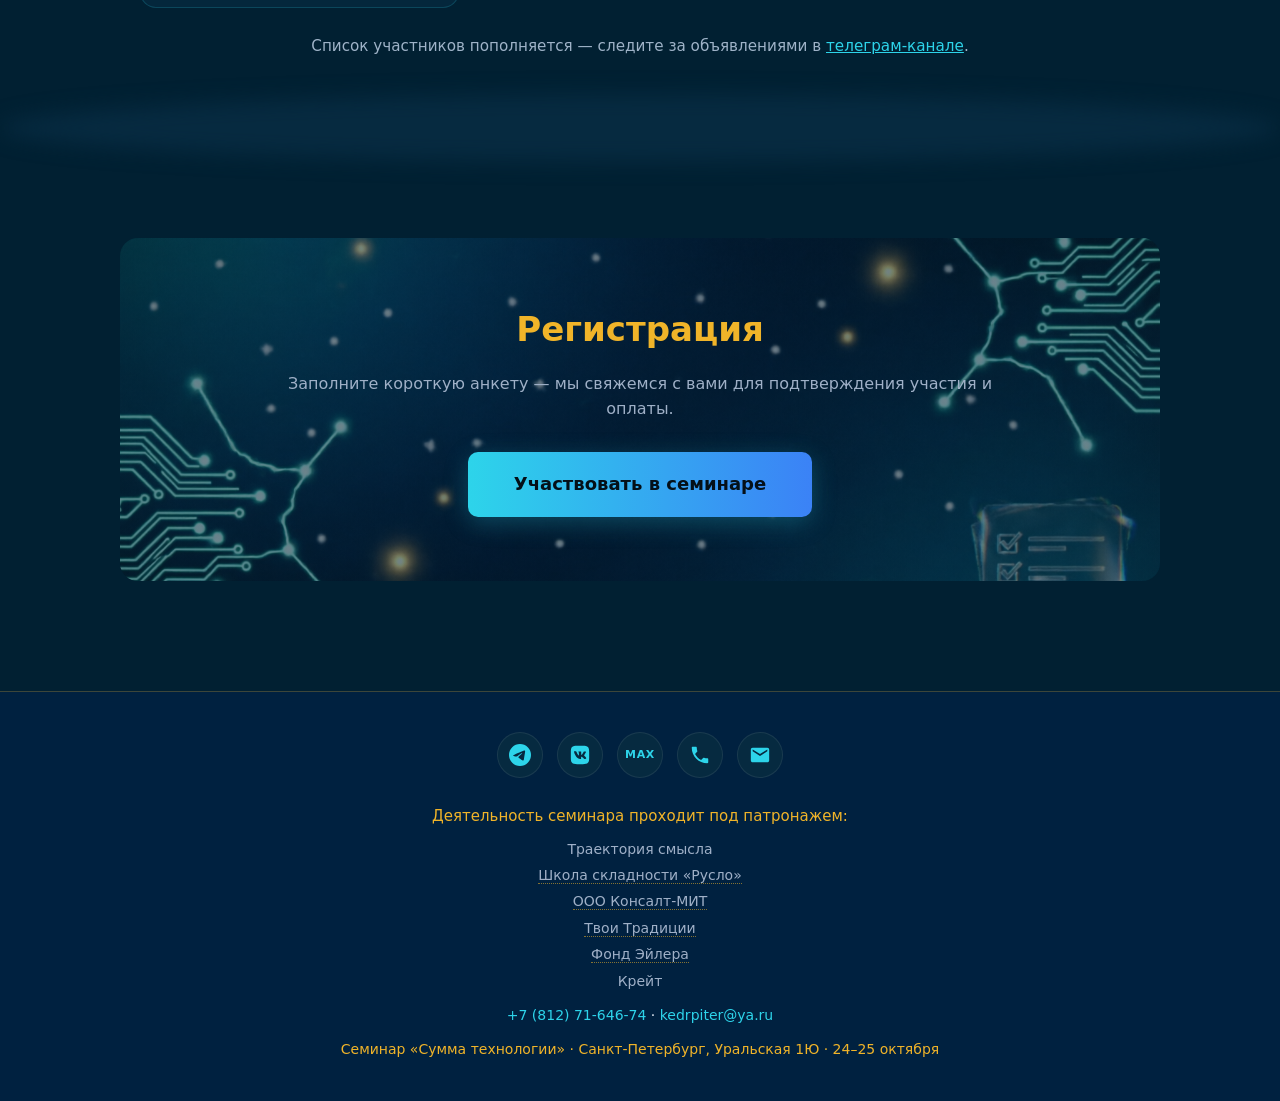
<file: participants.html>
<!DOCTYPE html>
<html lang="ru">
<head>
<meta charset="UTF-8">
<meta name="viewport" content="width=device-width, initial-scale=1.0">
<link rel="icon" type="image/png" href="logo.png?v=3">
<link rel="apple-touch-icon" href="logo.png?v=3">
<script>if('scrollRestoration' in history){history.scrollRestoration='manual';}</script>
<title>Наши участники — Сумма технологий</title>
<link rel="stylesheet" href="styles.css">
<style>
.patrons-list a{color:inherit;text-decoration:none;border-bottom:1px dotted rgba(240,180,41,.55)}.patrons-list a:hover{border-bottom-style:solid;border-bottom-color:#f0b429}
body{background:#012032;}
header.page-hero::before,header.page-hero::after,#participants::before,#participants::after{display:none;}
header.page-hero{position:relative;z-index:5;padding:12px 0 26px;text-align:center;background:linear-gradient(rgba(1,32,50,.66),rgba(1,32,50,.66)),#012032 url("participants-bg.jpg") top/cover no-repeat;border-radius:0 0 24px 24px;}
header.page-hero .eyebrow{margin:0 0 6px;}
header.page-hero .page-title{margin:0 0 8px;line-height:1.08;text-shadow:0 2px 26px rgba(240,180,41,.35);}
header.page-hero .lead{margin:0 auto;line-height:1.35;text-align:center;}
header.page-hero .eyebrow,header.page-hero .page-title,header.page-hero .lead{opacity:1;transform:none;animation:none;}
#participants{position:relative;background:#012032 url("participants-bg.jpg") center/cover no-repeat;background-attachment:fixed;}
#participants::before{content:'';position:absolute;inset:0;background:rgba(1,32,50,.82);z-index:0;}
#participants > .container{position:relative;z-index:1;}
.part-grid{display:grid;grid-template-columns:repeat(auto-fill,minmax(310px,1fr));gap:22px;margin-top:30px;}
.part-card{background:rgba(6,42,64,.72);border:1px solid rgba(45,212,234,.18);border-radius:16px;padding:24px;display:flex;gap:16px;align-items:flex-start;transition:transform .25s,border-color .25s,box-shadow .25s;}
.part-card:hover{transform:translateY(-4px);border-color:rgba(240,180,41,.5);box-shadow:0 10px 30px rgba(1,16,26,.5);}
.part-ava{flex:0 0 54px;width:54px;height:54px;border-radius:50%;background:linear-gradient(135deg,var(--accent),var(--gold));display:flex;align-items:center;justify-content:center;font-weight:800;color:#012032;font-size:1.1rem;letter-spacing:.5px;box-shadow:0 0 18px rgba(45,212,234,.35);}
.part-name{color:var(--gold);font-weight:700;font-size:1.12rem;margin:2px 0 6px;}
.part-role{color:#9fb3c8;font-size:.94rem;margin:0;line-height:1.5;}
.part-note{margin-top:26px;text-align:center;color:#9fb3c8;font-size:.95rem;}
.part-note a{color:var(--accent);}
@media (max-width:768px){#participants{background-attachment:scroll;}}
</style>
</head>
<body>

<nav class="nav">
  <div class="container">
    <a class="nav-logo" href="index.html"><img src="logo.png" alt="Сумма технологий"></a>
    <div class="nav-links">
      <a href="index.html">Главная</a>
      <a href="program.html">Условия</a>
      <a href="schedule.html">Программа</a>
      <a href="participants.html" class="active">Участники</a>
      <a href="manifest.html">Манифест</a>
      <a href="contacts.html">Контакты</a>
    </div>
    <a href="#" data-open-form class="btn btn-primary">Участвовать</a>
  </div>
</nav>

<header class="page-hero">
  <div class="container">
    <p class="eyebrow">Санкт-Петербург · 24–25 октября 2026</p>
    <h1 class="page-title">Наши участники</h1>
    <p class="lead">Докладчики семинара — учёные, инженеры, педагоги, предприниматели и исследователи ИИ.</p>
  </div>
</header>

<section id="participants">
  <div class="container">
    <div class="part-grid">

      <div class="part-card reveal">
        <div class="part-ava">МЕ</div>
        <div><p class="part-name">Малютин Е.</p><p class="part-role">Старший преподаватель кафедры алгоритмической математики Санкт-Петербургского государственного электротехнического университета им. В. И. Ульянова (Ленина).</p></div>
      </div>

      <div class="part-card reveal">
        <div class="part-ava">ПС</div>
        <div><p class="part-name">Поздняков С.</p><p class="part-role">Профессор кафедры алгоритмической математики СПбГЭТУ «ЛЭТИ», главный редактор журнала «Компьютерные инструменты в образовании».</p></div>
      </div>

      <div class="part-card reveal">
        <div class="part-ava">СС</div>
        <div><p class="part-name">Смирнов С.</p><p class="part-role">Учредитель семинара «Траектория смысла», руководитель семинара «Сумма технологии».</p></div>
      </div>

      <div class="part-card reveal">
        <div class="part-ava">ЧД</div>
        <div><p class="part-name">Черняк Д.</p><p class="part-role">Директор направления социального проектирования ИнСУСС, собственник бизнеса по ИТ-консалтингу и разработке.</p></div>
      </div>

      <div class="part-card reveal">
        <div class="part-ava">ТО</div>
        <div><p class="part-name">Тарасова О.</p><p class="part-role">Доктор философских наук, исследователь в области философии и истории образования.</p></div>
      </div>

      <div class="part-card reveal">
        <div class="part-ava">АА</div>
        <div><p class="part-name">Арканов А.</p><p class="part-role">Учредитель семинара «Траектория смысла», философ.</p></div>
      </div>

      <div class="part-card reveal">
        <div class="part-ava">АА</div>
        <div><p class="part-name">Алексеев А.</p><p class="part-role">Директор по развитию ООО «Консалт-МИТ», руководитель проектов внедрения ИИ.</p></div>
      </div>

      <div class="part-card reveal">
        <div class="part-ava">ЖИ</div>
        <div><p class="part-name">Жуков И.</p><p class="part-role">Профессор математико-механического факультета СПбГУ, президент Фонда Эйлера.</p></div>
      </div>

      <div class="part-card reveal">
        <div class="part-ava">СА</div>
        <div><p class="part-name">Северова А.</p><p class="part-role">Продакт-менеджер кросс-функционального решения на базе ИИ «Компаньон».</p></div>
      </div>

      <div class="part-card reveal">
        <div class="part-ava">ОЯ</div>
        <div><p class="part-name">Образцов Я.</p><p class="part-role">Писатель, инженер и создатель популярных и игровых дополнений, автор ИИ-продукта для написания и верификации литературных произведений.</p></div>
      </div>

      <div class="part-card reveal">
        <div class="part-ava">ПД</div>
        <div><p class="part-name">Потапов Д.</p><p class="part-role">Разработчик ИИ-ассистента по базе текстов Переслегина С. Б.</p></div>
      </div>

      <div class="part-card reveal">
        <div class="part-ava">ДВ</div>
        <div><p class="part-name">Дмитриева В.</p><p class="part-role">Переводчик, индолог, магистр филологии (СПбГУ) и религиоведения (McGill, Монреаль, Канада).</p></div>
      </div>

      <div class="part-card reveal">
        <div class="part-ava">КМ</div>
        <div><p class="part-name">Колокольцев М.</p><p class="part-role">Исследователь архитектуры глобальных ИИ- и СИ-систем.</p></div>
      </div>

    </div>
    <p class="part-note reveal">Список участников пополняется — следите за объявлениями в <a href="https://t.me/summa_tech_ai" target="_blank" rel="noopener">телеграм-канале</a>.</p>
  </div>
</section>

<section id="register">
  <div class="container">
    <h2 class="reveal">Регистрация</h2>
    <p class="section-sub reveal">Заполните короткую анкету — мы свяжемся с вами для подтверждения участия и оплаты.</p>
    <a href="#" data-open-form class="btn btn-primary btn-xl reveal">Участвовать в семинаре</a>
  </div>
</section>

<footer>
  <div class="container">
    <div class="footer-contacts">
      <a class="contact-btn" href="https://t.me/summa_tech_ai" target="_blank" rel="noopener" aria-label="Телеграм" title="Телеграм">
        <svg viewBox="0 0 24 24" aria-hidden="true"><path d="M11.944 0A12 12 0 0 0 0 12a12 12 0 0 0 12 12 12 12 0 0 0 12-12A12 12 0 0 0 12 0a12 12 0 0 0-.056 0zm4.962 7.224c.1-.002.321.023.465.14a.506.506 0 0 1 .171.325c.016.093.036.306.02.472-.18 1.898-.962 6.502-1.36 8.627-.168.9-.499 1.201-.82 1.23-.696.065-1.225-.46-1.9-.902-1.056-.693-1.653-1.124-2.678-1.8-1.185-.78-.417-1.21.258-1.91.177-.184 3.247-2.977 3.307-3.23.007-.032.014-.15-.056-.212s-.174-.041-.249-.024c-.106.024-1.793 1.14-5.061 3.345-.48.33-.913.49-1.302.48-.428-.008-1.252-.241-1.865-.44-.752-.245-1.349-.374-1.297-.789.027-.216.325-.437.893-.663 3.498-1.524 5.83-2.529 6.998-3.014 3.332-1.386 4.025-1.627 4.476-1.635z"/></svg>
      </a>
      <a class="contact-btn" href="https://vk.ru/summa_tech_spb" target="_blank" rel="noopener" aria-label="ВКонтакте" title="ВКонтакте">
        <svg viewBox="0 0 24 24" aria-hidden="true"><path d="M15.07 2H8.93C3.33 2 2 3.33 2 8.93v6.14C2 20.67 3.33 22 8.93 22h6.14c5.6 0 6.93-1.33 6.93-6.93V8.93C22 3.33 20.67 2 15.07 2zm3.15 14.27h-1.46c-.55 0-.72-.44-1.71-1.45-.86-.83-1.24-.94-1.45-.94-.3 0-.39.08-.39.5v1.31c0 .36-.12.58-1.06.58-1.54 0-3.24-.93-4.43-2.67C6.13 11.07 5.5 8.86 5.5 8.41c0-.22.08-.42.5-.42h1.46c.38 0 .52.17.67.58.72 2.08 1.92 3.9 2.41 3.9.19 0 .27-.08.27-.56V9.82c-.06-.97-.57-1.05-.57-1.4 0-.17.14-.33.36-.33h2.29c.31 0 .42.17.42.53v2.86c0 .31.14.42.22.42.19 0 .33-.11.67-.44 1.04-1.17 1.78-2.97 1.78-2.97.1-.22.27-.42.65-.42h1.46c.44 0 .53.22.44.53-.18.83-1.94 3.31-1.94 3.31-.15.25-.21.36 0 .64.15.22.64.64.97 1.02.61.69 1.07 1.27 1.2 1.67.14.42-.08.63-.5.63z"/></svg>
      </a>
      <a class="contact-btn" href="https://max.ru/join/w4Dh4utV4OyQtze-bQfJzrGGP6Rr-J3jwN_ImxKm4Uo" target="_blank" rel="noopener" aria-label="MAX" title="MAX">
        <span class="max-label">MAX</span>
      </a>
      <a class="contact-btn" href="tel:+78127164674" aria-label="Позвонить: +7 (812) 71-646-74" title="+7 (812) 71-646-74">
        <svg viewBox="0 0 24 24" aria-hidden="true"><path d="M6.62 10.79c1.44 2.83 3.76 5.14 6.59 6.59l2.2-2.2c.27-.27.67-.36 1.02-.24 1.12.37 2.33.57 3.57.57.55 0 1 .45 1 1V20c0 .55-.45 1-1 1-9.39 0-17-7.61-17-17 0-.55.45-1 1-1h3.5c.55 0 1 .45 1 1 0 1.25.2 2.45.57 3.57.11.35.03.74-.25 1.02l-2.2 2.2z"/></svg>
      </a>
      <a class="contact-btn" href="mailto:kedrpiter@ya.ru" aria-label="Написать: kedrpiter@ya.ru" title="kedrpiter@ya.ru">
        <svg viewBox="0 0 24 24" aria-hidden="true"><path d="M20 4H4c-1.1 0-1.99.9-1.99 2L2 18c0 1.1.9 2 2 2h16c1.1 0 2-.9 2-2V6c0-1.1-.9-2-2-2zm0 4l-8 5-8-5V6l8 5 8-5v2z"/></svg>
      </a>
    </div>
    <div class="patrons">
      <p class="patrons-title">Деятельность семинара проходит под патронажем:</p>
      <ul class="patrons-list">
        <li>Траектория смысла</li>
        <li><a href="https://skladnost.ru/" target="_blank" rel="noopener">Школа складности «Русло»</a></li>
        <li><a href="https://c-mit.ru/" target="_blank" rel="noopener">ООО Консалт-МИТ</a></li>
        <li><a href="https://tt-club.ru/" target="_blank" rel="noopener">Твои Традиции</a></li>
        <li><a href="https://www.euler-foundation.org/" target="_blank" rel="noopener">Фонд Эйлера</a></li>
        <li>Крейт</li>
      </ul>
    </div>
    <p class="footer-note"><a href="tel:+78127164674">+7 (812) 71-646-74</a> · <a href="mailto:kedrpiter@ya.ru">kedrpiter@ya.ru</a></p>
    <p class="footer-line">Семинар «Сумма технологии» · Санкт-Петербург, Уральская 1Ю · 24–25 октября</p>
  </div>
</footer>

<div class="modal" id="form-modal" aria-hidden="true">
  <div class="modal-box">
    <button class="modal-close" id="form-close" aria-label="Закрыть">×</button>
    <iframe id="form-frame" title="Заявка на участие"></iframe>
  </div>
</div>

<div class="success-message" id="success-message">
  <button class="success-close" id="success-close" aria-label="Закрыть">×</button>
  <h3>✓ Заявление принято</h3>
  <p>Ваше заявление на участие в семинаре приняли.<br>Свяжемся с Вами в ближайшее время.</p>
</div>

<script src="script.js"></script>
</body>
</html>
</file>
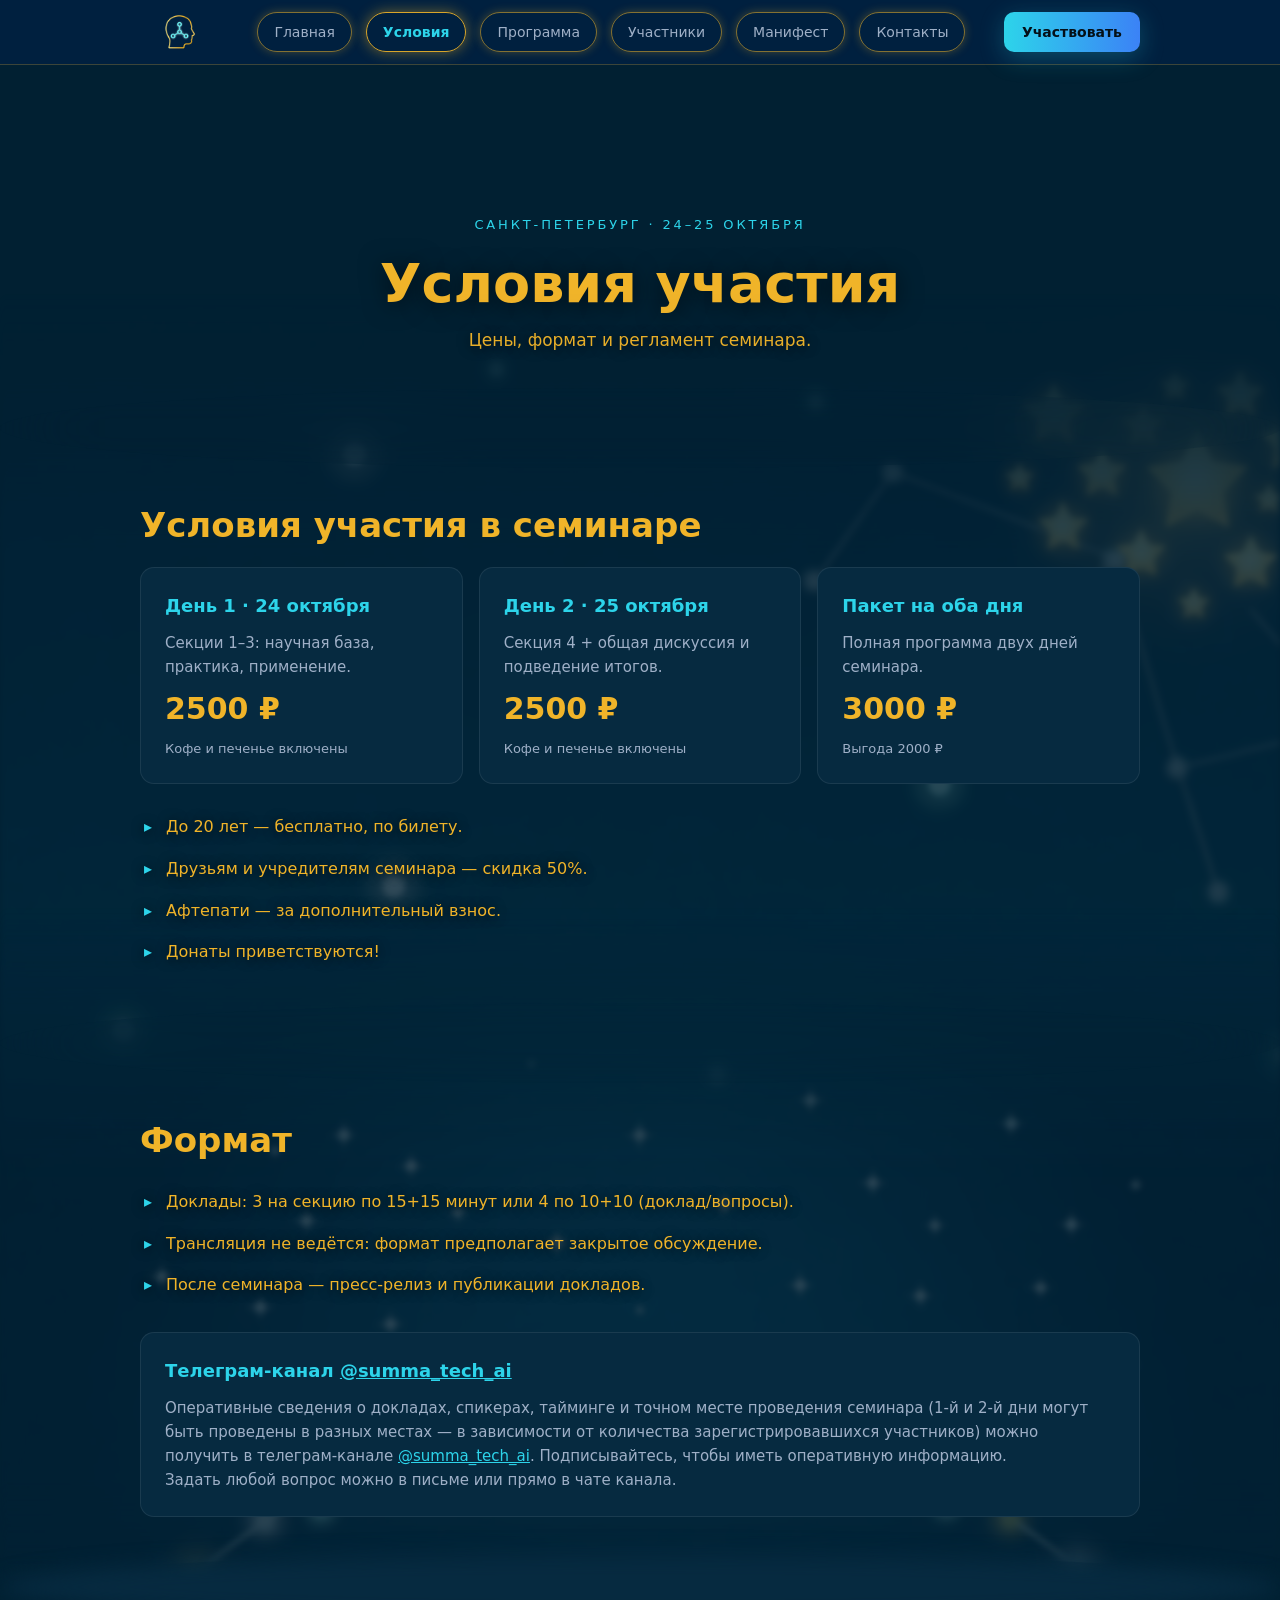
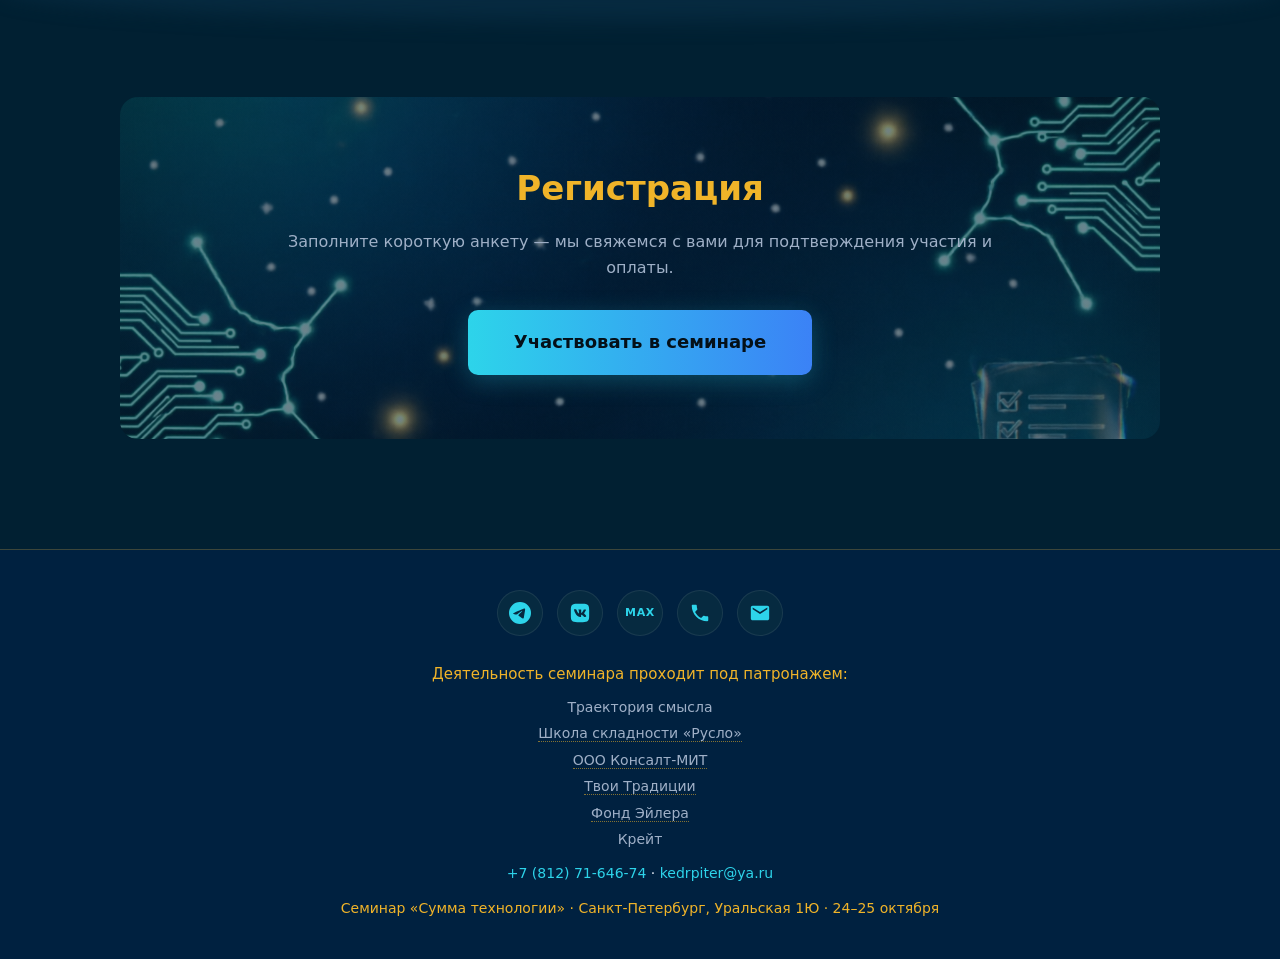
<file: program.html>
<!DOCTYPE html>
<html lang="ru">
<head>
<meta charset="UTF-8">
<meta name="viewport" content="width=device-width, initial-scale=1.0">
<link rel="icon" type="image/png" href="logo.png?v=3">
<link rel="apple-touch-icon" href="logo.png?v=3">
<script>if('scrollRestoration' in history){history.scrollRestoration='manual';}</script>
<title>Условия участия — Сумма технологий</title>
<link rel="stylesheet" href="styles.css">
<style>.patrons-list a{color:inherit;text-decoration:none;border-bottom:1px dotted rgba(240,180,41,.55)}.patrons-list a:hover{border-bottom-style:solid;border-bottom-color:#f0b429}</style>
</head>
<body>

<nav class="nav">
  <div class="container">
    <a class="nav-logo" href="index.html"><img src="logo.png" alt="Сумма технологий"></a>
    <div class="nav-links">
      <a href="index.html">Главная</a>
      <a href="program.html" class="active">Условия</a>
      <a href="schedule.html">Программа</a>
      <a href="participants.html">Участники</a>
      <a href="manifest.html">Манифест</a>
      <a href="contacts.html">Контакты</a>
    </div>
    <a href="#" data-open-form class="btn btn-primary">Участвовать</a>
  </div>
</nav>

<header class="page-hero">
  <div class="container">
    <p class="eyebrow">Санкт-Петербург · 24–25 октября</p>
    <h1 class="page-title">Условия участия</h1>
    <p class="lead">Цены, формат и регламент семинара.</p>
  </div>
</header>

<section id="program">
  <div class="section-bg"><img src="stars-3.jpg" alt=""></div>
  <div class="container">
    <h2 class="reveal">Условия участия в семинаре</h2>
    <div class="grid">
      <div class="card reveal">
        <h3>День 1 · 24 октября</h3>
        <p>Секции 1–3: научная база, практика, применение.</p>
        <div class="amount">2500 ₽</div>
        <p class="note">Кофе и печенье включены</p>
      </div>
      <div class="card reveal">
        <h3>День 2 · 25 октября</h3>
        <p>Секция 4 + общая дискуссия и подведение итогов.</p>
        <div class="amount">2500 ₽</div>
        <p class="note">Кофе и печенье включены</p>
      </div>
      <div class="card reveal">
        <h3>Пакет на оба дня</h3>
        <p>Полная программа двух дней семинара.</p>
        <div class="amount">3000 ₽</div>
        <p class="note">Выгода 2000 ₽</p>
      </div>
    </div>
    <ul class="plain reveal" style="margin-top:22px">
      <li>До 20 лет — бесплатно, по билету.</li>
      <li>Друзьям и учредителям семинара — скидка 50%.</li>
      <li>Афтепати — за дополнительный взнос.</li>
      <li>Донаты приветствуются!</li>
    </ul>
  </div>
</section>

<section id="format">
  <div class="section-bg"><img src="stars-4.jpg" alt=""></div>
  <div class="container">
    <h2 class="reveal">Формат</h2>
    <ul class="plain reveal">
      <li>Доклады: 3 на секцию по 15+15 минут или 4 по 10+10 (доклад/вопросы).</li>
      <li>Трансляция не ведётся: формат предполагает закрытое обсуждение.</li>
      <li>После семинара — пресс-релиз и публикации докладов.</li>
    </ul>
    <div class="tg-block reveal">
      <h3>Телеграм-канал <a href="https://t.me/summa_tech_ai" target="_blank" rel="noopener">@summa_tech_ai</a></h3>
      <p>Оперативные сведения о докладах, спикерах, тайминге и точном месте проведения семинара (1-й и 2-й дни могут быть проведены в разных местах — в зависимости от количества зарегистрировавшихся участников) можно получить в телеграм-канале <a href="https://t.me/summa_tech_ai" target="_blank" rel="noopener">@summa_tech_ai</a>. Подписывайтесь, чтобы иметь оперативную информацию.</p>
      <p>Задать любой вопрос можно в письме или прямо в чате канала.</p>
    </div>
  </div>
</section>

<section id="register">
  <div class="container">
    <h2 class="reveal">Регистрация</h2>
    <p class="section-sub reveal">Заполните короткую анкету — мы свяжемся с вами для подтверждения участия и оплаты.</p>
    <a href="#" data-open-form class="btn btn-primary btn-xl reveal">Участвовать в семинаре</a>
  </div>
</section>

<footer>
  <div class="container">
    <div class="footer-contacts">
      <a class="contact-btn" href="https://t.me/summa_tech_ai" target="_blank" rel="noopener" aria-label="Телеграм" title="Телеграм">
        <svg viewBox="0 0 24 24" aria-hidden="true"><path d="M11.944 0A12 12 0 0 0 0 12a12 12 0 0 0 12 12 12 12 0 0 0 12-12A12 12 0 0 0 12 0a12 12 0 0 0-.056 0zm4.962 7.224c.1-.002.321.023.465.14a.506.506 0 0 1 .171.325c.016.093.036.306.02.472-.18 1.898-.962 6.502-1.36 8.627-.168.9-.499 1.201-.82 1.23-.696.065-1.225-.46-1.9-.902-1.056-.693-1.653-1.124-2.678-1.8-1.185-.78-.417-1.21.258-1.91.177-.184 3.247-2.977 3.307-3.23.007-.032.014-.15-.056-.212s-.174-.041-.249-.024c-.106.024-1.793 1.14-5.061 3.345-.48.33-.913.49-1.302.48-.428-.008-1.252-.241-1.865-.44-.752-.245-1.349-.374-1.297-.789.027-.216.325-.437.893-.663 3.498-1.524 5.83-2.529 6.998-3.014 3.332-1.386 4.025-1.627 4.476-1.635z"/></svg>
      </a>
      <a class="contact-btn" href="https://vk.ru/summa_tech_spb" target="_blank" rel="noopener" aria-label="ВКонтакте" title="ВКонтакте">
        <svg viewBox="0 0 24 24" aria-hidden="true"><path d="M15.07 2H8.93C3.33 2 2 3.33 2 8.93v6.14C2 20.67 3.33 22 8.93 22h6.14c5.6 0 6.93-1.33 6.93-6.93V8.93C22 3.33 20.67 2 15.07 2zm3.15 14.27h-1.46c-.55 0-.72-.44-1.71-1.45-.86-.83-1.24-.94-1.45-.94-.3 0-.39.08-.39.5v1.31c0 .36-.12.58-1.06.58-1.54 0-3.24-.93-4.43-2.67C6.13 11.07 5.5 8.86 5.5 8.41c0-.22.08-.42.5-.42h1.46c.38 0 .52.17.67.58.72 2.08 1.92 3.9 2.41 3.9.19 0 .27-.08.27-.56V9.82c-.06-.97-.57-1.05-.57-1.4 0-.17.14-.33.36-.33h2.29c.31 0 .42.17.42.53v2.86c0 .31.14.42.22.42.19 0 .33-.11.67-.44 1.04-1.17 1.78-2.97 1.78-2.97.1-.22.27-.42.65-.42h1.46c.44 0 .53.22.44.53-.18.83-1.94 3.31-1.94 3.31-.15.25-.21.36 0 .64.15.22.64.64.97 1.02.61.69 1.07 1.27 1.2 1.67.14.42-.08.63-.5.63z"/></svg>
      </a>
      <a class="contact-btn" href="https://max.ru/join/w4Dh4utV4OyQtze-bQfJzrGGP6Rr-J3jwN_ImxKm4Uo" target="_blank" rel="noopener" aria-label="MAX" title="MAX">
        <span class="max-label">MAX</span>
      </a>
      <a class="contact-btn" href="tel:+78127164674" aria-label="Позвонить: +7 (812) 71-646-74" title="+7 (812) 71-646-74">
        <svg viewBox="0 0 24 24" aria-hidden="true"><path d="M6.62 10.79c1.44 2.83 3.76 5.14 6.59 6.59l2.2-2.2c.27-.27.67-.36 1.02-.24 1.12.37 2.33.57 3.57.57.55 0 1 .45 1 1V20c0 .55-.45 1-1 1-9.39 0-17-7.61-17-17 0-.55.45-1 1-1h3.5c.55 0 1 .45 1 1 0 1.25.2 2.45.57 3.57.11.35.03.74-.25 1.02l-2.2 2.2z"/></svg>
      </a>
      <a class="contact-btn" href="mailto:kedrpiter@ya.ru" aria-label="Написать: kedrpiter@ya.ru" title="kedrpiter@ya.ru">
        <svg viewBox="0 0 24 24" aria-hidden="true"><path d="M20 4H4c-1.1 0-1.99.9-1.99 2L2 18c0 1.1.9 2 2 2h16c1.1 0 2-.9 2-2V6c0-1.1-.9-2-2-2zm0 4l-8 5-8-5V6l8 5 8-5v2z"/></svg>
      </a>
    </div>
    <div class="patrons">
      <p class="patrons-title">Деятельность семинара проходит под патронажем:</p>
      <ul class="patrons-list">
        <li>Траектория смысла</li>
        <li><a href="https://skladnost.ru/" target="_blank" rel="noopener">Школа складности «Русло»</a></li>
        <li><a href="https://c-mit.ru/" target="_blank" rel="noopener">ООО Консалт-МИТ</a></li>
        <li><a href="https://tt-club.ru/" target="_blank" rel="noopener">Твои Традиции</a></li>
        <li><a href="https://www.euler-foundation.org/" target="_blank" rel="noopener">Фонд Эйлера</a></li>
        <li>Крейт</li>
      </ul>
    </div>
    <p class="footer-note"><a href="tel:+78127164674">+7 (812) 71-646-74</a> · <a href="mailto:kedrpiter@ya.ru">kedrpiter@ya.ru</a></p>
    <p class="footer-line">Семинар «Сумма технологии» · Санкт-Петербург, Уральская 1Ю · 24–25 октября</p>
  </div>
</footer>

<div class="modal" id="form-modal" aria-hidden="true">
  <div class="modal-box">
    <button class="modal-close" id="form-close" aria-label="Закрыть">×</button>
    <iframe id="form-frame" title="Заявка на участие"></iframe>
  </div>
</div>

<div class="success-message" id="success-message">
  <button class="success-close" id="success-close" aria-label="Закрыть">×</button>
  <h3>✓ Заявление принято</h3>
  <p>Ваше заявление на участие в семинаре приняли.<br>Свяжемся с Вами в ближайшее время.</p>
</div>

<script src="script.js"></script>
</body>
</html>
</file>
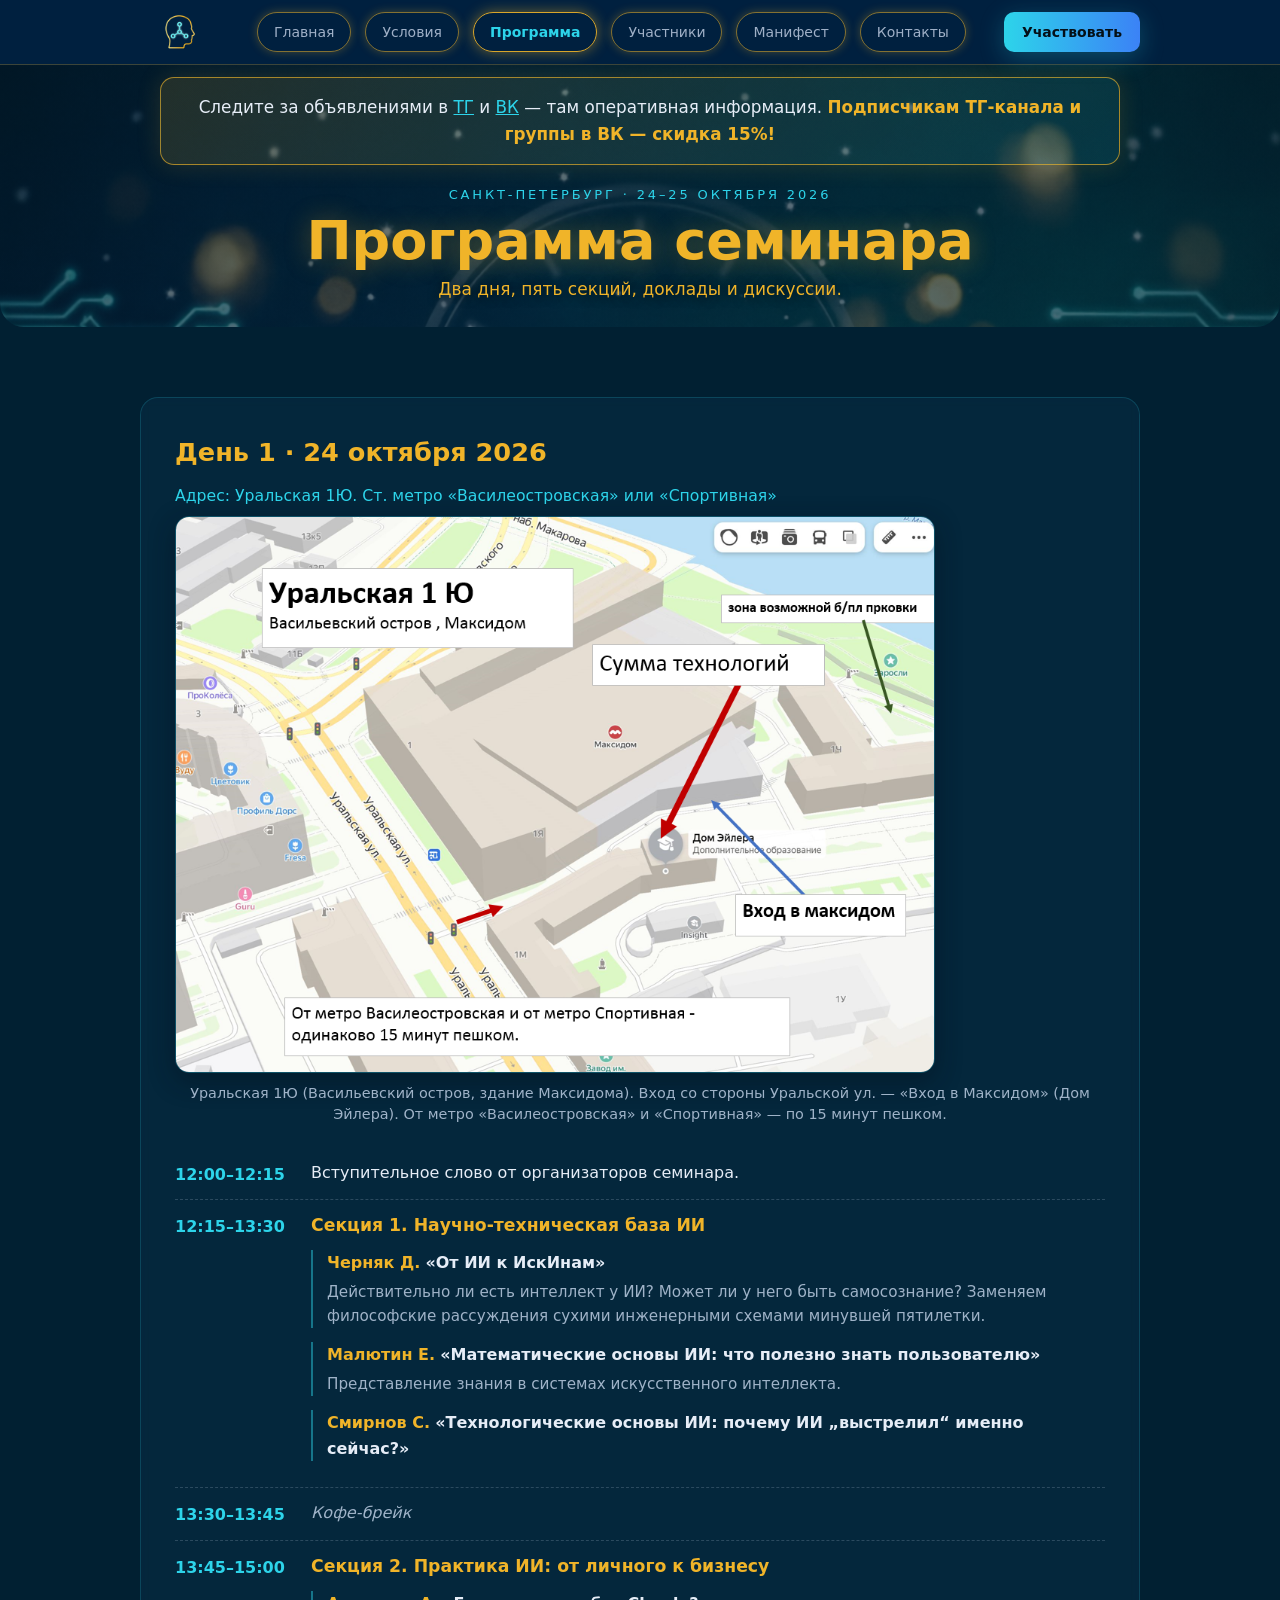
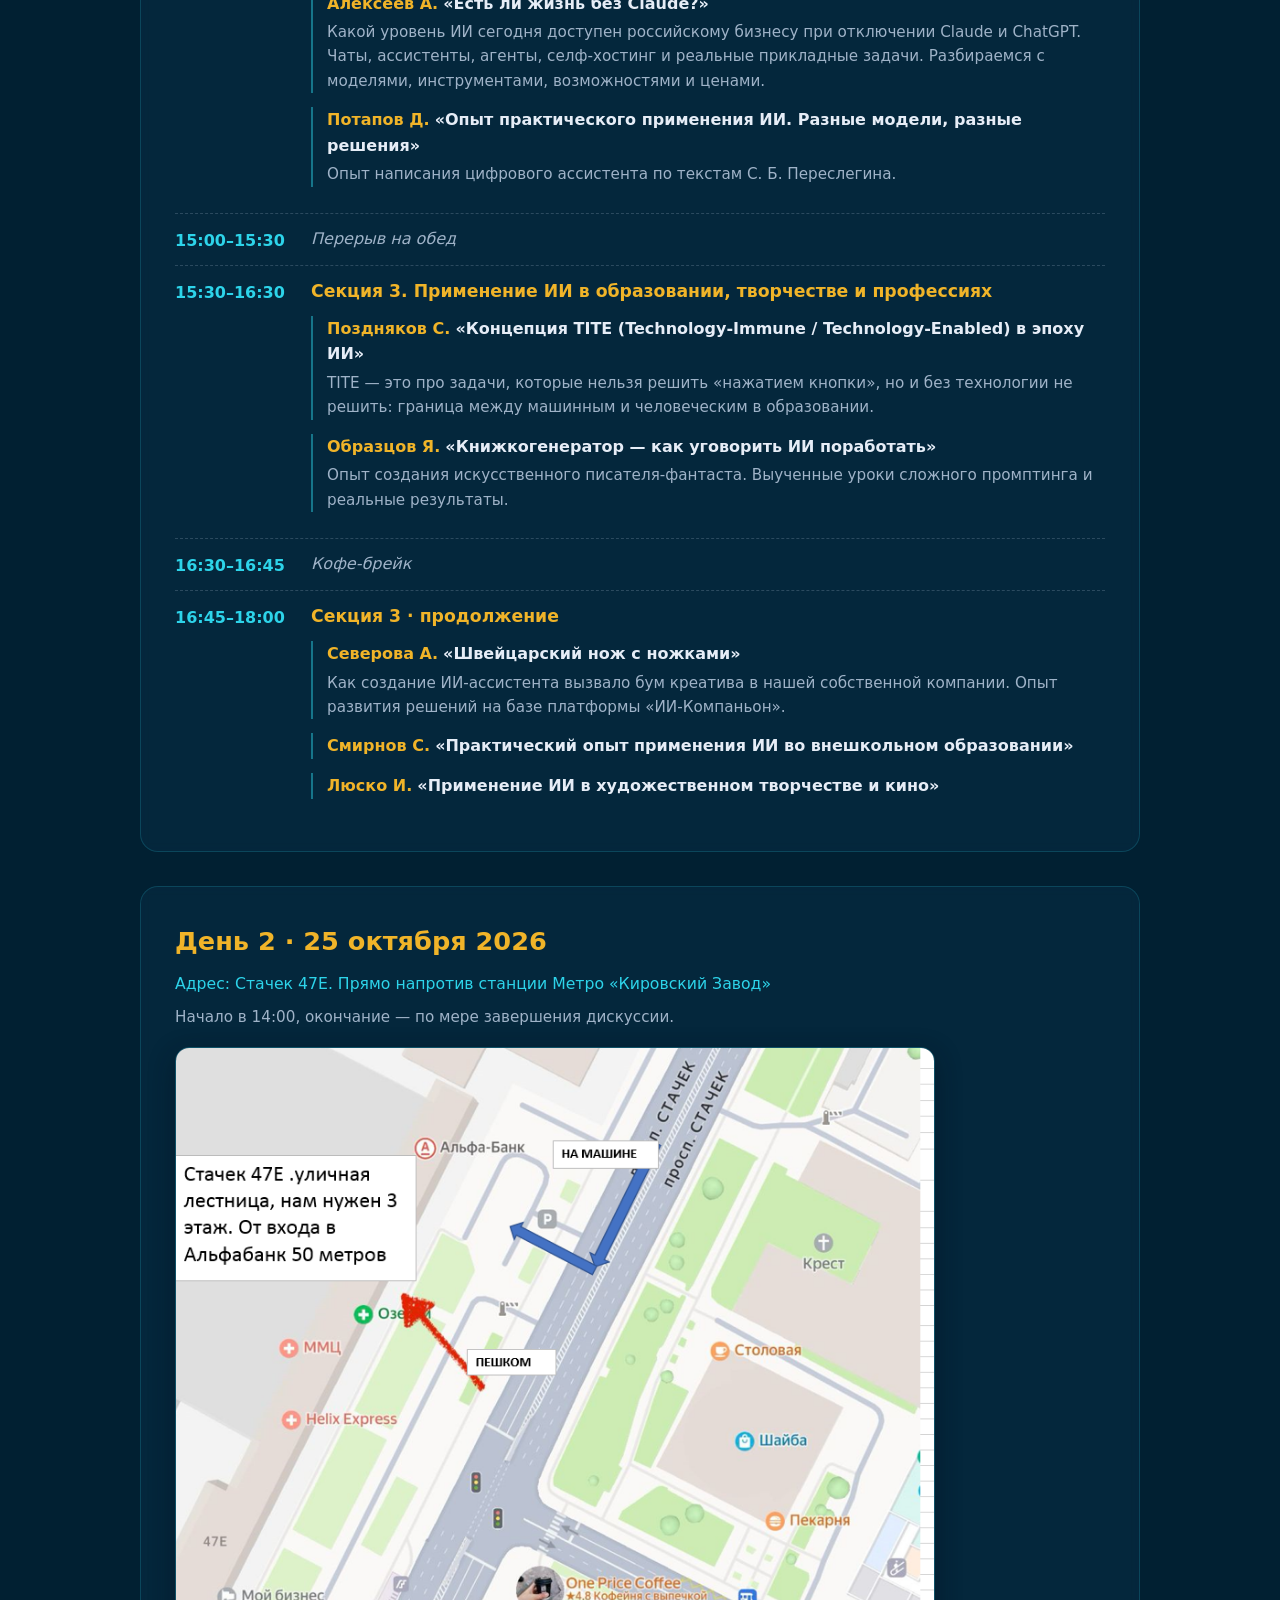
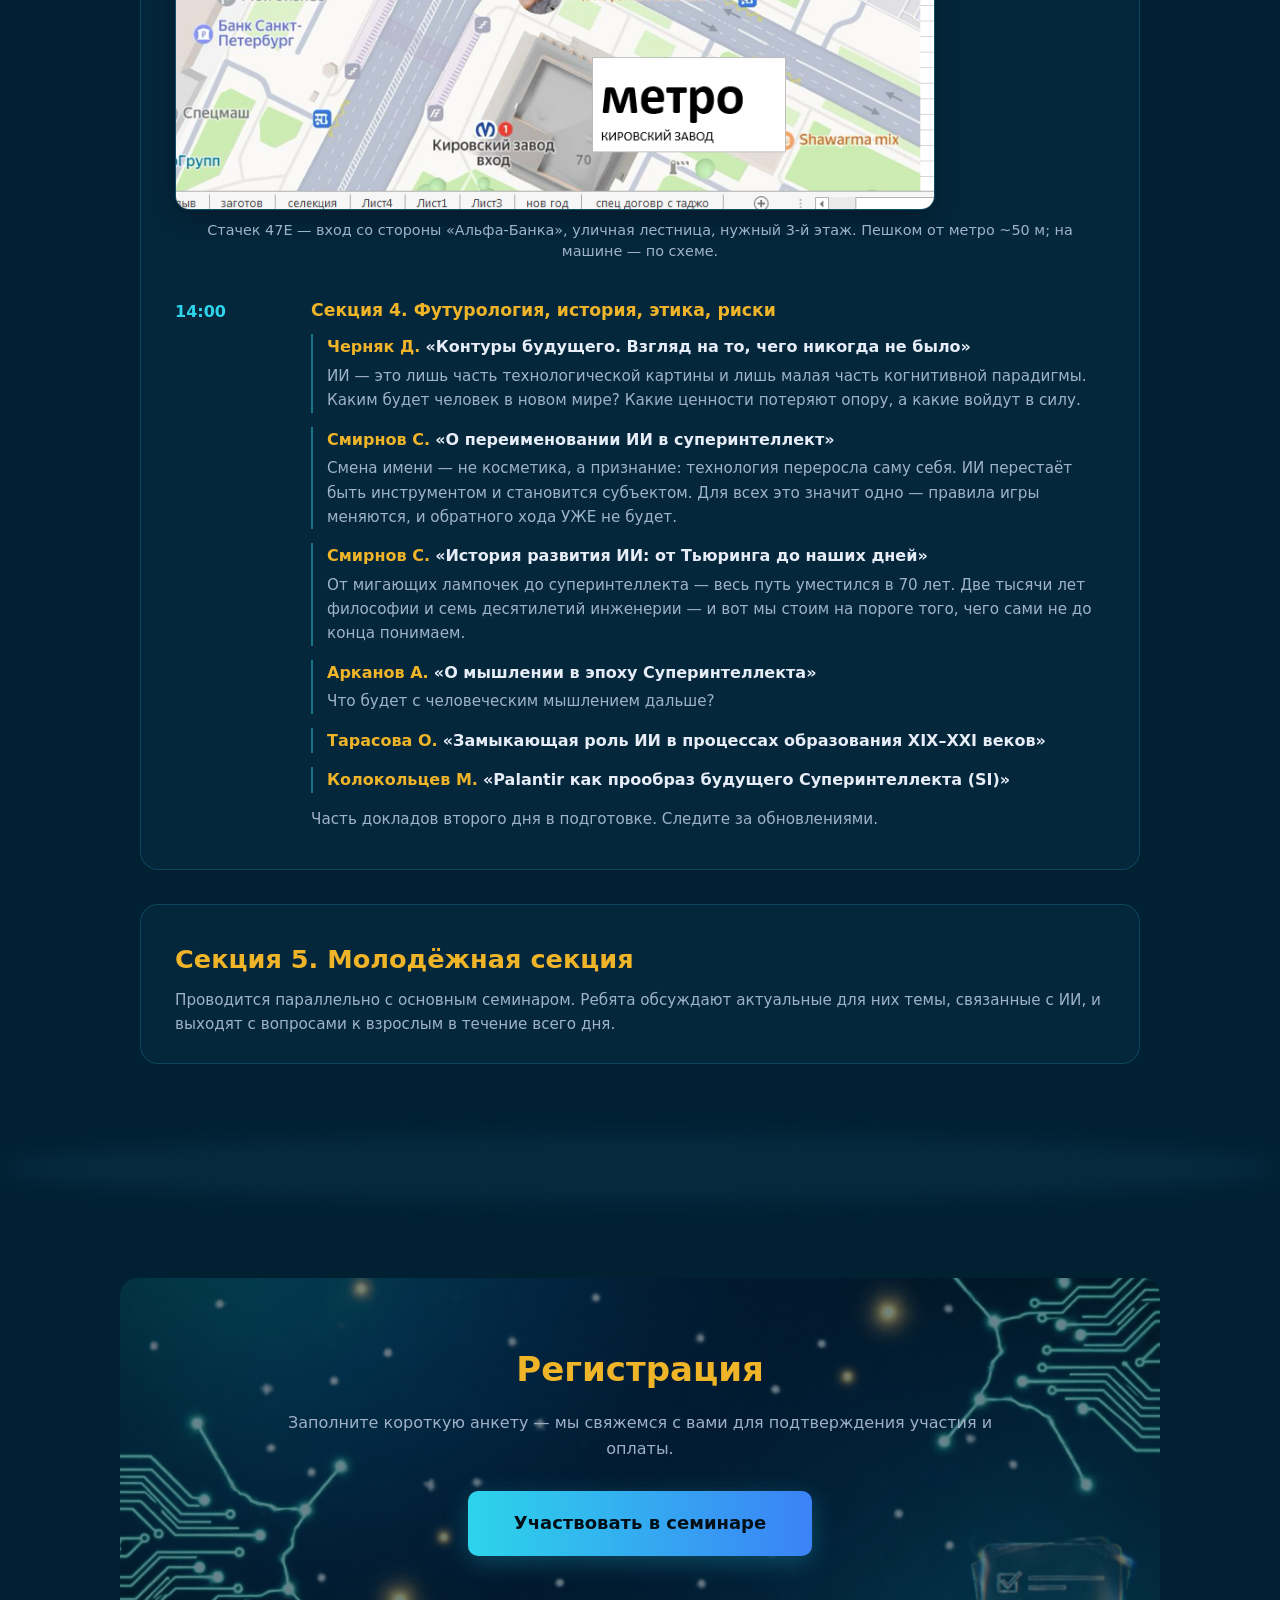
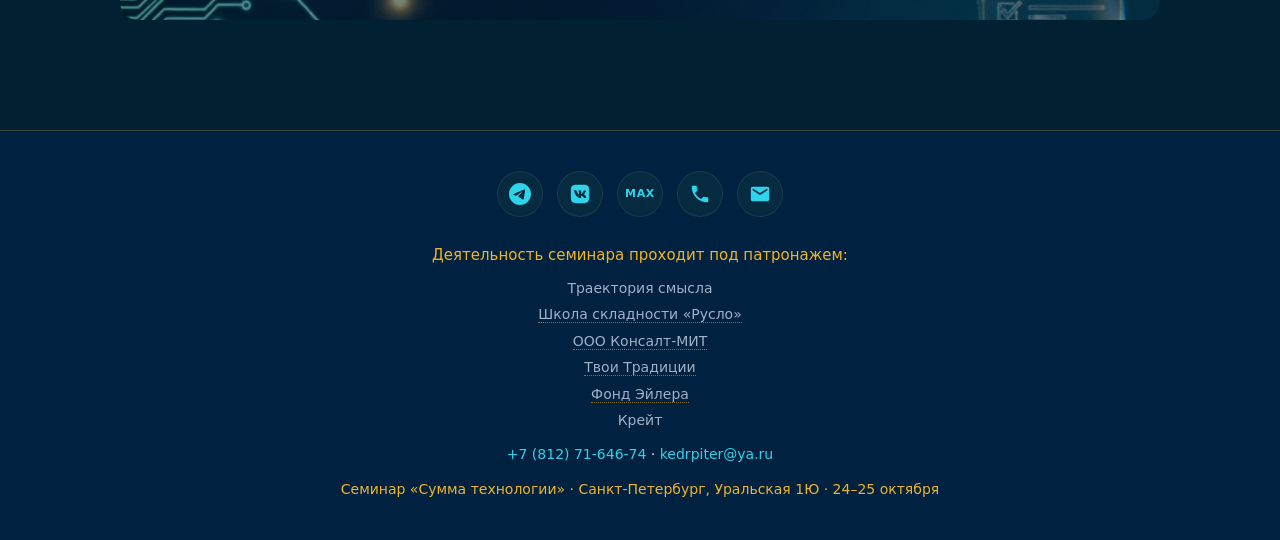
<file: schedule.html>
<!DOCTYPE html>
<html lang="ru">
<head>
<meta charset="UTF-8">
<meta name="viewport" content="width=device-width, initial-scale=1.0">
<link rel="icon" type="image/png" href="logo.png?v=3">
<link rel="apple-touch-icon" href="logo.png?v=3">
<script>if('scrollRestoration' in history){history.scrollRestoration='manual';}</script>
<title>Программа семинара — Сумма технологий</title>
<link rel="stylesheet" href="styles.css">
<style>
.patrons-list a{color:inherit;text-decoration:none;border-bottom:1px dotted rgba(240,180,41,.55)}.patrons-list a:hover{border-bottom-style:solid;border-bottom-color:#f0b429}
body{background:#012032;}
header.page-hero::before,header.page-hero::after,#schedule::before,#schedule::after{display:none;}
header.page-hero{position:relative;z-index:5;padding:12px 0 26px;text-align:center;background:linear-gradient(rgba(1,32,50,.66),rgba(1,32,50,.66)),#012032 url("schedule-bg.jpg") top/cover no-repeat;border-radius:0 0 24px 24px;}
header.page-hero .eyebrow{margin:0 0 6px;}
header.page-hero .page-title{margin:0 0 8px;line-height:1.08;text-shadow:0 2px 26px rgba(240,180,41,.35);}
header.page-hero .lead{margin:0 auto;line-height:1.35;text-align:center;}
header.page-hero .eyebrow,header.page-hero .page-title,header.page-hero .lead{opacity:1;transform:none;animation:none;}
.sched-alert{margin:0 auto 20px;max-width:960px;padding:16px 26px;border:1px solid rgba(240,180,41,.65);border-radius:14px;background:linear-gradient(135deg,rgba(240,180,41,.14),rgba(45,212,234,.10));text-align:center;font-size:1.05rem;color:#e6edf7;box-shadow:0 0 24px rgba(240,180,41,.15);}
.sched-alert b{color:var(--gold);}
.sched-alert a{color:var(--accent);}
.day-card{background:rgba(6,42,64,.72);border:1px solid rgba(45,212,234,.18);border-radius:18px;padding:34px 34px 26px;margin-bottom:34px;backdrop-filter:blur(4px);}
.day-head{display:flex;flex-wrap:wrap;align-items:baseline;gap:10px 18px;margin-bottom:8px;}
.day-head h2{margin:0;color:var(--gold);font-size:1.6rem;}
.day-place{color:var(--accent);font-size:.98rem;}
.day-note{color:#9fb3c8;font-size:.95rem;margin:0 0 18px;}
.day-map{margin:0 0 22px;}
.day-map img{display:block;width:100%;max-width:760px;border-radius:14px;border:1px solid rgba(45,212,234,.25);box-shadow:0 8px 26px rgba(1,16,26,.45);}
.day-map figcaption{color:#9fb3c8;font-size:.9rem;margin-top:10px;text-align:center;line-height:1.5;}
.tl{margin-top:14px;}
.tl-row{display:flex;gap:18px;padding:12px 0;border-top:1px dashed rgba(159,179,200,.25);}
.tl-row:first-child{border-top:none;}
.tl-time{flex:0 0 118px;color:var(--accent);font-weight:700;font-variant-numeric:tabular-nums;padding-top:2px;}
.tl-body{flex:1;}
.sec-name{color:var(--gold);font-weight:700;font-size:1.08rem;margin:0 0 10px;}
.talk{margin:0 0 14px;padding-left:14px;border-left:2px solid rgba(45,212,234,.45);}
.talk-speaker{color:var(--gold);font-weight:600;}
.talk-title{color:#e6edf7;font-weight:700;}
.talk-desc{color:#9fb3c8;font-size:.95rem;margin:4px 0 0;}
.tl-break .tl-body{color:#9fb3c8;font-style:italic;}
@media (max-width:640px){.tl-row{flex-direction:column;gap:4px}.tl-time{flex:none}}
</style>
</head>
<body>

<nav class="nav">
  <div class="container">
    <a class="nav-logo" href="index.html"><img src="logo.png" alt="Сумма технологий"></a>
    <div class="nav-links">
      <a href="index.html">Главная</a>
      <a href="program.html">Условия</a>
      <a href="schedule.html" class="active">Программа</a>
      <a href="participants.html">Участники</a>
      <a href="manifest.html">Манифест</a>
      <a href="contacts.html">Контакты</a>
    </div>
    <a href="#" data-open-form class="btn btn-primary">Участвовать</a>
  </div>
</nav>

<header class="page-hero">
  <div class="container">
    <div class="sched-alert">Следите за объявлениями в <a href="https://t.me/summa_tech_ai" target="_blank" rel="noopener">ТГ</a> и <a href="https://vk.ru/summa_tech_spb" target="_blank" rel="noopener">ВК</a> — там оперативная информация. <b>Подписчикам ТГ-канала и группы в ВК — скидка 15%!</b></div>
    <p class="eyebrow">Санкт-Петербург · 24–25 октября 2026</p>
    <h1 class="page-title">Программа семинара</h1>
    <p class="lead">Два дня, пять секций, доклады и дискуссии.</p>
  </div>
</header>

<section id="schedule">
  <div class="container">

    <div class="day-card reveal">
      <div class="day-head"><h2>День 1 · 24 октября 2026</h2><span class="day-place">Адрес: Уральская 1Ю. Ст. метро «Василеостровская» или «Спортивная»</span></div>
      <figure class="day-map reveal">
        <img src="map-uralskaya.jpg" alt="Схема: Уральская 1Ю, вход со стороны Максидома, 15 минут пешком от метро Василеостровская и Спортивная">
        <figcaption>Уральская 1Ю (Васильевский остров, здание Максидома). Вход со стороны Уральской ул. — «Вход в Максидом» (Дом Эйлера). От метро «Василеостровская» и «Спортивная» — по 15 минут пешком.</figcaption>
      </figure>
      <div class="tl">
        <div class="tl-row">
          <div class="tl-time">12:00–12:15</div>
          <div class="tl-body">Вступительное слово от организаторов семинара.</div>
        </div>
        <div class="tl-row">
          <div class="tl-time">12:15–13:30</div>
          <div class="tl-body">
            <p class="sec-name">Секция 1. Научно-техническая база ИИ</p>
            <div class="talk"><span class="talk-speaker">Черняк Д.</span> <span class="talk-title">«От ИИ к ИскИнам»</span><p class="talk-desc">Действительно ли есть интеллект у ИИ? Может ли у него быть самосознание? Заменяем философские рассуждения сухими инженерными схемами минувшей пятилетки.</p></div>
            <div class="talk"><span class="talk-speaker">Малютин Е.</span> <span class="talk-title">«Математические основы ИИ: что полезно знать пользователю»</span><p class="talk-desc">Представление знания в системах искусственного интеллекта.</p></div>
            <div class="talk"><span class="talk-speaker">Смирнов С.</span> <span class="talk-title">«Технологические основы ИИ: почему ИИ „выстрелил“ именно сейчас?»</span></div>
          </div>
        </div>
        <div class="tl-row tl-break">
          <div class="tl-time">13:30–13:45</div>
          <div class="tl-body">Кофе-брейк</div>
        </div>
        <div class="tl-row">
          <div class="tl-time">13:45–15:00</div>
          <div class="tl-body">
            <p class="sec-name">Секция 2. Практика ИИ: от личного к бизнесу</p>
            <div class="talk"><span class="talk-speaker">Алексеев А.</span> <span class="talk-title">«Есть ли жизнь без Claude?»</span><p class="talk-desc">Какой уровень ИИ сегодня доступен российскому бизнесу при отключении Claude и ChatGPT. Чаты, ассистенты, агенты, селф-хостинг и реальные прикладные задачи. Разбираемся с моделями, инструментами, возможностями и ценами.</p></div>
            <div class="talk"><span class="talk-speaker">Потапов Д.</span> <span class="talk-title">«Опыт практического применения ИИ. Разные модели, разные решения»</span><p class="talk-desc">Опыт написания цифрового ассистента по текстам С. Б. Переслегина.</p></div>
          </div>
        </div>
        <div class="tl-row tl-break">
          <div class="tl-time">15:00–15:30</div>
          <div class="tl-body">Перерыв на обед</div>
        </div>
        <div class="tl-row">
          <div class="tl-time">15:30–16:30</div>
          <div class="tl-body">
            <p class="sec-name">Секция 3. Применение ИИ в образовании, творчестве и профессиях</p>
            <div class="talk"><span class="talk-speaker">Поздняков С.</span> <span class="talk-title">«Концепция TITE (Technology-Immune / Technology-Enabled) в эпоху ИИ»</span><p class="talk-desc">TITE — это про задачи, которые нельзя решить «нажатием кнопки», но и без технологии не решить: граница между машинным и человеческим в образовании.</p></div>
            <div class="talk"><span class="talk-speaker">Образцов Я.</span> <span class="talk-title">«Книжкогенератор — как уговорить ИИ поработать»</span><p class="talk-desc">Опыт создания искусственного писателя-фантаста. Выученные уроки сложного промптинга и реальные результаты.</p></div>
          </div>
        </div>
        <div class="tl-row tl-break">
          <div class="tl-time">16:30–16:45</div>
          <div class="tl-body">Кофе-брейк</div>
        </div>
        <div class="tl-row">
          <div class="tl-time">16:45–18:00</div>
          <div class="tl-body">
            <p class="sec-name">Секция 3 · продолжение</p>
            <div class="talk"><span class="talk-speaker">Северова А.</span> <span class="talk-title">«Швейцарский нож с ножками»</span><p class="talk-desc">Как создание ИИ-ассистента вызвало бум креатива в нашей собственной компании. Опыт развития решений на базе платформы «ИИ-Компаньон».</p></div>
            <div class="talk"><span class="talk-speaker">Смирнов С.</span> <span class="talk-title">«Практический опыт применения ИИ во внешкольном образовании»</span></div>
            <div class="talk"><span class="talk-speaker">Люско И.</span> <span class="talk-title">«Применение ИИ в художественном творчестве и кино»</span></div>
          </div>
        </div>
      </div>
    </div>

    <div class="day-card reveal">
      <div class="day-head"><h2>День 2 · 25 октября 2026</h2><span class="day-place">Адрес: Стачек 47Е. Прямо напротив станции Метро «Кировский Завод»</span></div>
      <p class="day-note">Начало в 14:00, окончание — по мере завершения дискуссии.</p>
      <figure class="day-map reveal">
        <img src="map-stachek.jpg" alt="Схема: от метро Кировский завод до Стачек 47Е — пешком и на машине">
        <figcaption>Стачек 47Е — вход со стороны «Альфа-Банка», уличная лестница, нужный 3-й этаж. Пешком от метро ~50 м; на машине — по схеме.</figcaption>
      </figure>
      <div class="tl">
        <div class="tl-row">
          <div class="tl-time">14:00</div>
          <div class="tl-body">
            <p class="sec-name">Секция 4. Футурология, история, этика, риски</p>
            <div class="talk"><span class="talk-speaker">Черняк Д.</span> <span class="talk-title">«Контуры будущего. Взгляд на то, чего никогда не было»</span><p class="talk-desc">ИИ — это лишь часть технологической картины и лишь малая часть когнитивной парадигмы. Каким будет человек в новом мире? Какие ценности потеряют опору, а какие войдут в силу.</p></div>
            <div class="talk"><span class="talk-speaker">Смирнов С.</span> <span class="talk-title">«О переименовании ИИ в суперинтеллект»</span><p class="talk-desc">Смена имени — не косметика, а признание: технология переросла саму себя. ИИ перестаёт быть инструментом и становится субъектом. Для всех это значит одно — правила игры меняются, и обратного хода УЖЕ не будет.</p></div>
            <div class="talk"><span class="talk-speaker">Смирнов С.</span> <span class="talk-title">«История развития ИИ: от Тьюринга до наших дней»</span><p class="talk-desc">От мигающих лампочек до суперинтеллекта — весь путь уместился в 70 лет. Две тысячи лет философии и семь десятилетий инженерии — и вот мы стоим на пороге того, чего сами не до конца понимаем.</p></div>
            <div class="talk"><span class="talk-speaker">Арканов А.</span> <span class="talk-title">«О мышлении в эпоху Суперинтеллекта»</span><p class="talk-desc">Что будет с человеческим мышлением дальше?</p></div>
            <div class="talk"><span class="talk-speaker">Тарасова О.</span> <span class="talk-title">«Замыкающая роль ИИ в процессах образования XIX–XXI веков»</span></div>
            <div class="talk"><span class="talk-speaker">Колокольцев М.</span> <span class="talk-title">«Palantir как прообраз будущего Суперинтеллекта (SI)»</span></div>
            <p class="talk-desc" style="margin-top:6px">Часть докладов второго дня в подготовке. Следите за обновлениями.</p>
          </div>
        </div>
      </div>
    </div>

    <div class="day-card reveal">
      <div class="day-head"><h2>Секция 5. Молодёжная секция</h2></div>
      <p class="day-note" style="margin:0">Проводится параллельно с основным семинаром. Ребята обсуждают актуальные для них темы, связанные с ИИ, и выходят с вопросами к взрослым в течение всего дня.</p>
    </div>

  </div>
</section>

<section id="register">
  <div class="container">
    <h2 class="reveal">Регистрация</h2>
    <p class="section-sub reveal">Заполните короткую анкету — мы свяжемся с вами для подтверждения участия и оплаты.</p>
    <a href="#" data-open-form class="btn btn-primary btn-xl reveal">Участвовать в семинаре</a>
  </div>
</section>

<footer>
  <div class="container">
    <div class="footer-contacts">
      <a class="contact-btn" href="https://t.me/summa_tech_ai" target="_blank" rel="noopener" aria-label="Телеграм" title="Телеграм">
        <svg viewBox="0 0 24 24" aria-hidden="true"><path d="M11.944 0A12 12 0 0 0 0 12a12 12 0 0 0 12 12 12 12 0 0 0 12-12A12 12 0 0 0 12 0a12 12 0 0 0-.056 0zm4.962 7.224c.1-.002.321.023.465.14a.506.506 0 0 1 .171.325c.016.093.036.306.02.472-.18 1.898-.962 6.502-1.36 8.627-.168.9-.499 1.201-.82 1.23-.696.065-1.225-.46-1.9-.902-1.056-.693-1.653-1.124-2.678-1.8-1.185-.78-.417-1.21.258-1.91.177-.184 3.247-2.977 3.307-3.23.007-.032.014-.15-.056-.212s-.174-.041-.249-.024c-.106.024-1.793 1.14-5.061 3.345-.48.33-.913.49-1.302.48-.428-.008-1.252-.241-1.865-.44-.752-.245-1.349-.374-1.297-.789.027-.216.325-.437.893-.663 3.498-1.524 5.83-2.529 6.998-3.014 3.332-1.386 4.025-1.627 4.476-1.635z"/></svg>
      </a>
      <a class="contact-btn" href="https://vk.ru/summa_tech_spb" target="_blank" rel="noopener" aria-label="ВКонтакте" title="ВКонтакте">
        <svg viewBox="0 0 24 24" aria-hidden="true"><path d="M15.07 2H8.93C3.33 2 2 3.33 2 8.93v6.14C2 20.67 3.33 22 8.93 22h6.14c5.6 0 6.93-1.33 6.93-6.93V8.93C22 3.33 20.67 2 15.07 2zm3.15 14.27h-1.46c-.55 0-.72-.44-1.71-1.45-.86-.83-1.24-.94-1.45-.94-.3 0-.39.08-.39.5v1.31c0 .36-.12.58-1.06.58-1.54 0-3.24-.93-4.43-2.67C6.13 11.07 5.5 8.86 5.5 8.41c0-.22.08-.42.5-.42h1.46c.38 0 .52.17.67.58.72 2.08 1.92 3.9 2.41 3.9.19 0 .27-.08.27-.56V9.82c-.06-.97-.57-1.05-.57-1.4 0-.17.14-.33.36-.33h2.29c.31 0 .42.17.42.53v2.86c0 .31.14.42.22.42.19 0 .33-.11.67-.44 1.04-1.17 1.78-2.97 1.78-2.97.1-.22.27-.42.65-.42h1.46c.44 0 .53.22.44.53-.18.83-1.94 3.31-1.94 3.31-.15.25-.21.36 0 .64.15.22.64.64.97 1.02.61.69 1.07 1.27 1.2 1.67.14.42-.08.63-.5.63z"/></svg>
      </a>
      <a class="contact-btn" href="https://max.ru/join/w4Dh4utV4OyQtze-bQfJzrGGP6Rr-J3jwN_ImxKm4Uo" target="_blank" rel="noopener" aria-label="MAX" title="MAX">
        <span class="max-label">MAX</span>
      </a>
      <a class="contact-btn" href="tel:+78127164674" aria-label="Позвонить: +7 (812) 71-646-74" title="+7 (812) 71-646-74">
        <svg viewBox="0 0 24 24" aria-hidden="true"><path d="M6.62 10.79c1.44 2.83 3.76 5.14 6.59 6.59l2.2-2.2c.27-.27.67-.36 1.02-.24 1.12.37 2.33.57 3.57.57.55 0 1 .45 1 1V20c0 .55-.45 1-1 1-9.39 0-17-7.61-17-17 0-.55.45-1 1-1h3.5c.55 0 1 .45 1 1 0 1.25.2 2.45.57 3.57.11.35.03.74-.25 1.02l-2.2 2.2z"/></svg>
      </a>
      <a class="contact-btn" href="mailto:kedrpiter@ya.ru" aria-label="Написать: kedrpiter@ya.ru" title="kedrpiter@ya.ru">
        <svg viewBox="0 0 24 24" aria-hidden="true"><path d="M20 4H4c-1.1 0-1.99.9-1.99 2L2 18c0 1.1.9 2 2 2h16c1.1 0 2-.9 2-2V6c0-1.1-.9-2-2-2zm0 4l-8 5-8-5V6l8 5 8-5v2z"/></svg>
      </a>
    </div>
    <div class="patrons">
      <p class="patrons-title">Деятельность семинара проходит под патронажем:</p>
      <ul class="patrons-list">
        <li>Траектория смысла</li>
        <li><a href="https://skladnost.ru/" target="_blank" rel="noopener">Школа складности «Русло»</a></li>
        <li><a href="https://c-mit.ru/" target="_blank" rel="noopener">ООО Консалт-МИТ</a></li>
        <li><a href="https://tt-club.ru/" target="_blank" rel="noopener">Твои Традиции</a></li>
        <li><a href="https://www.euler-foundation.org/" target="_blank" rel="noopener">Фонд Эйлера</a></li>
        <li>Крейт</li>
      </ul>
    </div>
    <p class="footer-note"><a href="tel:+78127164674">+7 (812) 71-646-74</a> · <a href="mailto:kedrpiter@ya.ru">kedrpiter@ya.ru</a></p>
    <p class="footer-line">Семинар «Сумма технологии» · Санкт-Петербург, Уральская 1Ю · 24–25 октября</p>
  </div>
</footer>

<div class="modal" id="form-modal" aria-hidden="true">
  <div class="modal-box">
    <button class="modal-close" id="form-close" aria-label="Закрыть">×</button>
    <iframe id="form-frame" title="Заявка на участие"></iframe>
  </div>
</div>

<div class="success-message" id="success-message">
  <button class="success-close" id="success-close" aria-label="Закрыть">×</button>
  <h3>✓ Заявление принято</h3>
  <p>Ваше заявление на участие в семинаре приняли.<br>Свяжемся с Вами в ближайшее время.</p>
</div>

<script src="script.js"></script>
</body>
</html>
</file>
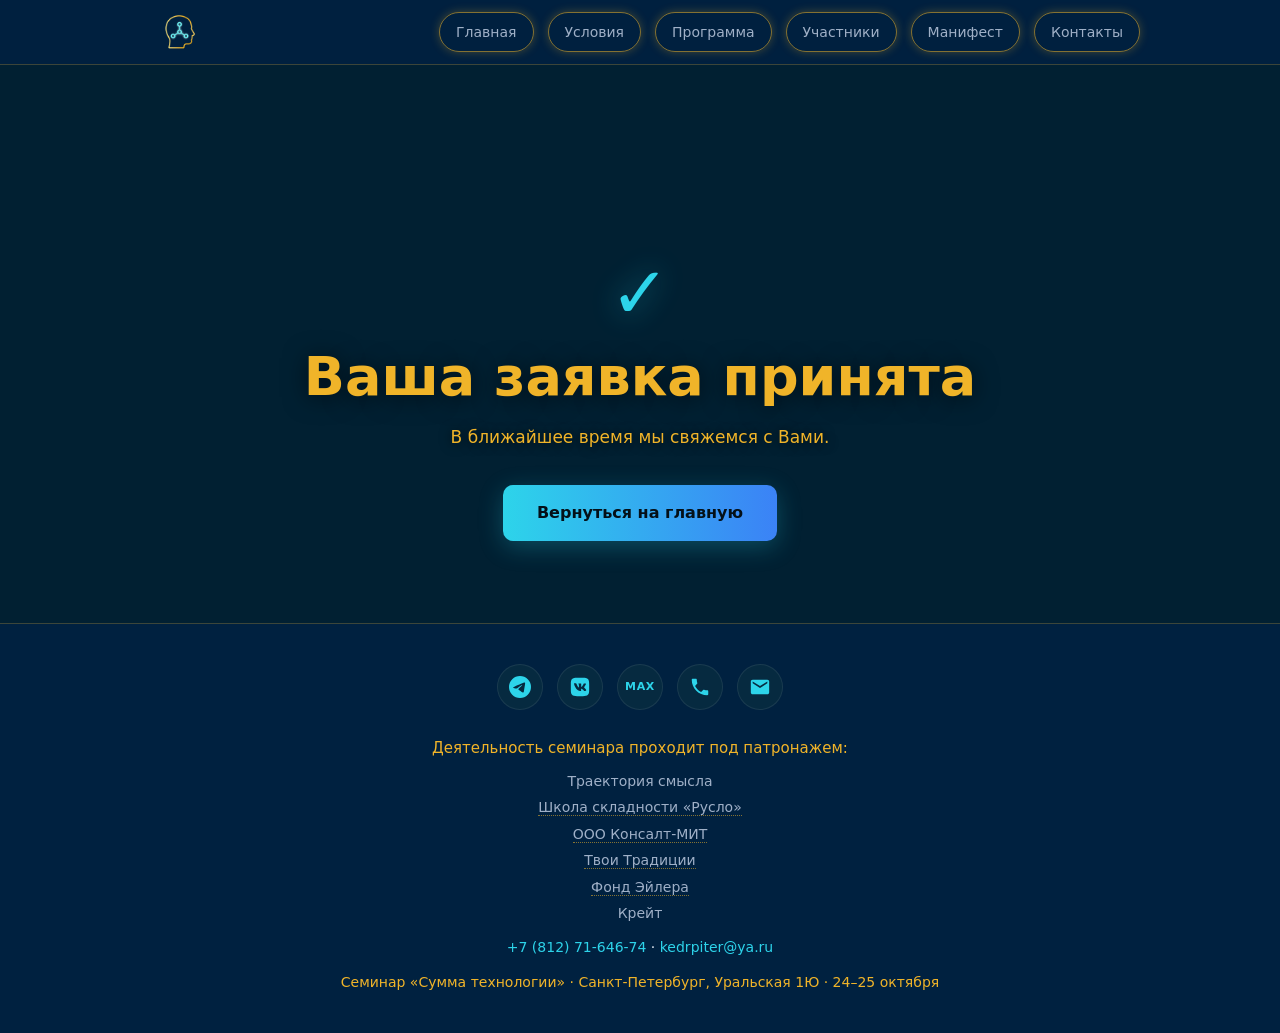
<file: thanks.html>
<!DOCTYPE html>
<html lang="ru">
<head>
<meta charset="UTF-8">
<meta name="viewport" content="width=device-width, initial-scale=1.0">
<link rel="icon" type="image/png" href="logo.png?v=3">
<link rel="apple-touch-icon" href="logo.png?v=3">
<script>if('scrollRestoration' in history){history.scrollRestoration='manual';}</script>
<title>Заявка принята — Сумма технологий</title>
<link rel="stylesheet" href="styles.css">
<style>.patrons-list a{color:inherit;text-decoration:none;border-bottom:1px dotted rgba(240,180,41,.55)}.patrons-list a:hover{border-bottom-style:solid;border-bottom-color:#f0b429}</style>
</head>
<body>

<nav class="nav">
  <div class="container">
    <a class="nav-logo" href="index.html"><img src="logo.png" alt="Сумма технологий"></a>
    <div class="nav-links">
      <a href="index.html">Главная</a>
      <a href="program.html">Условия</a>
      <a href="schedule.html">Программа</a>
      <a href="participants.html">Участники</a>
      <a href="manifest.html">Манифест</a>
      <a href="contacts.html">Контакты</a>
    </div>
  </div>
</nav>

<header class="page-hero" style="min-height:62vh;display:flex;align-items:center">
  <div class="container" style="text-align:center">
    <div class="reveal" style="font-size:72px;line-height:1;color:var(--accent);margin-bottom:18px;text-shadow:0 0 30px rgba(45,212,234,.45)">✓</div>
    <h1 class="page-title reveal" style="margin-bottom:18px">Ваша заявка принята</h1>
    <p class="lead reveal" style="margin:0 auto 34px;max-width:620px">В ближайшее время мы свяжемся с Вами.</p>
    <a href="index.html" class="btn btn-primary reveal">Вернуться на главную</a>
  </div>
</header>

<footer>
  <div class="container">
    <div class="footer-contacts">
      <a class="contact-btn" href="https://t.me/summa_tech_ai" target="_blank" rel="noopener" aria-label="Телеграм" title="Телеграм">
        <svg viewBox="0 0 24 24" aria-hidden="true"><path d="M11.944 0A12 12 0 0 0 0 12a12 12 0 0 0 12 12 12 12 0 0 0 12-12A12 12 0 0 0 12 0a12 12 0 0 0-.056 0zm4.962 7.224c.1-.002.321.023.465.14a.506.506 0 0 1 .171.325c.016.093.036.306.02.472-.18 1.898-.962 6.502-1.36 8.627-.168.9-.499 1.201-.82 1.23-.696.065-1.225-.46-1.9-.902-1.056-.693-1.653-1.124-2.678-1.8-1.185-.78-.417-1.21.258-1.91.177-.184 3.247-2.977 3.307-3.23.007-.032.014-.15-.056-.212s-.174-.041-.249-.024c-.106.024-1.793 1.14-5.061 3.345-.48.33-.913.49-1.302.48-.428-.008-1.252-.241-1.865-.44-.752-.245-1.349-.374-1.297-.789.027-.216.325-.437.893-.663 3.498-1.524 5.83-2.529 6.998-3.014 3.332-1.386 4.025-1.627 4.476-1.635z"/></svg>
      </a>
      <a class="contact-btn" href="https://vk.ru/summa_tech_spb" target="_blank" rel="noopener" aria-label="ВКонтакте" title="ВКонтакте">
        <svg viewBox="0 0 24 24" aria-hidden="true"><path d="M15.07 2H8.93C3.33 2 2 3.33 2 8.93v6.14C2 20.67 3.33 22 8.93 22h6.14c5.6 0 6.93-1.33 6.93-6.93V8.93C22 3.33 20.67 2 15.07 2zm3.15 14.27h-1.46c-.55 0-.72-.44-1.71-1.45-.86-.83-1.24-.94-1.45-.94-.3 0-.39.08-.39.5v1.31c0 .36-.12.58-1.06.58-1.54 0-3.24-.93-4.43-2.67C6.13 11.07 5.5 8.86 5.5 8.41c0-.22.08-.42.5-.42h1.46c.38 0 .52.17.67.58.72 2.08 1.92 3.9 2.41 3.9.19 0 .27-.08.27-.56V9.82c-.06-.97-.57-1.05-.57-1.4 0-.17.14-.33.36-.33h2.29c.31 0 .42.17.42.53v2.86c0 .31.14.42.22.42.19 0 .33-.11.67-.44 1.04-1.17 1.78-2.97 1.78-2.97.1-.22.27-.42.65-.42h1.46c.44 0 .53.22.44.53-.18.83-1.94 3.31-1.94 3.31-.15.25-.21.36 0 .64.15.22.64.64.97 1.02.61.69 1.07 1.27 1.2 1.67.14.42-.08.63-.5.63z"/></svg>
      </a>
      <a class="contact-btn" href="https://max.ru/join/w4Dh4utV4OyQtze-bQfJzrGGP6Rr-J3jwN_ImxKm4Uo" target="_blank" rel="noopener" aria-label="MAX" title="MAX">
        <span class="max-label">MAX</span>
      </a>
      <a class="contact-btn" href="tel:+78127164674" aria-label="Позвонить: +7 (812) 71-646-74" title="+7 (812) 71-646-74">
        <svg viewBox="0 0 24 24" aria-hidden="true"><path d="M6.62 10.79c1.44 2.83 3.76 5.14 6.59 6.59l2.2-2.2c.27-.27.67-.36 1.02-.24 1.12.37 2.33.57 3.57.57.55 0 1 .45 1 1V20c0 .55-.45 1-1 1-9.39 0-17-7.61-17-17 0-.55.45-1 1-1h3.5c.55 0 1 .45 1 1 0 1.25.2 2.45.57 3.57.11.35.03.74-.25 1.02l-2.2 2.2z"/></svg>
      </a>
      <a class="contact-btn" href="mailto:kedrpiter@ya.ru" aria-label="Написать: kedrpiter@ya.ru" title="kedrpiter@ya.ru">
        <svg viewBox="0 0 24 24" aria-hidden="true"><path d="M20 4H4c-1.1 0-1.99.9-1.99 2L2 18c0 1.1.9 2 2 2h16c1.1 0 2-.9 2-2V6c0-1.1-.9-2-2-2zm0 4l-8 5-8-5V6l8 5 8-5v2z"/></svg>
      </a>
    </div>
    <div class="patrons">
      <p class="patrons-title">Деятельность семинара проходит под патронажем:</p>
      <ul class="patrons-list">
        <li>Траектория смысла</li>
        <li><a href="https://skladnost.ru/" target="_blank" rel="noopener">Школа складности «Русло»</a></li>
        <li><a href="https://c-mit.ru/" target="_blank" rel="noopener">ООО Консалт-МИТ</a></li>
        <li><a href="https://tt-club.ru/" target="_blank" rel="noopener">Твои Традиции</a></li>
        <li><a href="https://www.euler-foundation.org/" target="_blank" rel="noopener">Фонд Эйлера</a></li>
        <li>Крейт</li>
      </ul>
    </div>
    <p class="footer-note"><a href="tel:+78127164674">+7 (812) 71-646-74</a> · <a href="mailto:kedrpiter@ya.ru">kedrpiter@ya.ru</a></p>
    <p class="footer-line">Семинар «Сумма технологии» · Санкт-Петербург, Уральская 1Ю · 24–25 октября</p>
  </div>
</footer>

<script src="script.js"></script>
</body>
</html>
</file>
<file: styles.css>
:root{
  --bg:#012032; --panel:#062a40; --text:#e6edf7; --muted:#9fb0c7;
  --accent:#2dd4ea; --gold:#f0b429; --border:rgba(255,255,255,.08);
  --navy:#002140;
  --crop-top:300px;
  --crop-bottom:150px;
}
*{box-sizing:border-box;margin:0;padding:0}
html{scroll-behavior:smooth}
body{font-family:'Segoe UI',system-ui,-apple-system,sans-serif;background:var(--bg);color:var(--text);line-height:1.6}
.container{max-width:1040px;margin:0 auto;padding:0 20px}
.nav{position:sticky;top:0;z-index:20;background:rgba(0,33,64,.96);backdrop-filter:blur(8px);border-bottom:1px solid rgba(240,180,41,.25)}
.nav .container{display:flex;align-items:center;justify-content:space-between;gap:16px;padding:10px 20px;flex-wrap:wrap}
.nav-logo{display:block;text-decoration:none}
.nav-logo img{height:44px;width:auto;display:block;border-radius:8px}
.nav-links{display:flex;gap:14px;flex-wrap:wrap;align-items:center}
.nav-links a{
  color:var(--muted);text-decoration:none;font-size:14px;
  padding:8px 16px;
  border:1px solid rgba(240,180,41,.55);
  border-radius:999px;
  box-shadow:0 0 10px rgba(240,180,41,.28);
  transition:color .15s, border-color .15s, box-shadow .15s;
}
.nav-links a:hover{color:var(--accent);border-color:rgba(240,180,41,.9);box-shadow:0 0 14px rgba(240,180,41,.45)}
.nav-links a.active{color:var(--accent);font-weight:600;border-color:rgba(240,180,41,.9);box-shadow:0 0 14px rgba(240,180,41,.45)}
.nav .btn{padding:9px 18px;font-size:14px}

header.hero{
  position:relative;overflow:hidden;
  min-height:92vh;display:flex;align-items:center;justify-content:center;
  text-align:center;padding:96px 0 90px;background:var(--bg);
}
.hero-bg{position:absolute;inset:0;z-index:0;overflow:hidden}
.hero-bg img{
  width:100%;height:100%;object-fit:cover;object-position:center;opacity:.3;
  animation:imgReveal 4s ease-in-out forwards;
  -webkit-mask-image:linear-gradient(180deg,#000 0%,#000 82%,transparent 100%);
  mask-image:linear-gradient(180deg,#000 0%,#000 82%,transparent 100%);
}
.hero-overlay{position:absolute;inset:0;z-index:1;background:radial-gradient(900px 500px at 50% 40%, rgba(1,32,50,.35), rgba(1,32,50,.80));}
.hero-content{position:relative;z-index:2}

.page-hero{position:relative;padding:150px 0 40px;text-align:center;background:var(--bg)}
.page-title{font-size:clamp(34px,5vw,54px);color:var(--gold);font-weight:700;line-height:1.1;margin-bottom:14px;text-shadow:0 2px 24px rgba(0,0,0,.6)}

@keyframes imgReveal{
  0%{opacity:.3}
  50%{opacity:1}
  100%{opacity:.5}
}
@keyframes fadeUp{
  from{opacity:0;transform:translateY(22px)}
  to{opacity:1;transform:none}
}
.hero-content .eyebrow,
.hero-content h1,
.hero-content .tagline,
.hero-content .lead{opacity:0;animation:fadeUp .8s ease forwards}
.hero-content .eyebrow{animation-delay:4s}
.hero-content h1{animation-delay:5s}
.hero-content .tagline{animation-delay:6s}
.hero-content .lead{animation-delay:7s}

.reveal{opacity:0;transform:translateY(26px);transition:opacity .7s ease,transform .7s ease}
.reveal.visible{opacity:1;transform:none}

.eyebrow{letter-spacing:.22em;text-transform:uppercase;color:var(--accent);font-size:13px;margin-bottom:18px}
h1{font-size:clamp(42px,7vw,76px);color:var(--gold);font-weight:700;line-height:1.05;margin-bottom:16px;text-shadow:0 2px 24px rgba(0,0,0,.6)}
.tagline{font-size:clamp(17px,2.4vw,22px);color:var(--accent);margin-bottom:18px;font-weight:600;text-shadow:0 1px 14px rgba(0,0,0,.6)}
.lead{max-width:640px;margin:0 auto 34px;color:var(--gold);font-size:17px;text-shadow:0 1px 12px rgba(0,0,0,.8)}
.btn{display:inline-block;padding:15px 34px;border-radius:10px;font-weight:700;font-size:16px;text-decoration:none;cursor:pointer;border:none;transition:transform .15s ease, box-shadow .15s ease}
.btn-primary{background:linear-gradient(90deg,var(--accent),#3b82f6);color:#041018;box-shadow:0 6px 24px rgba(45,212,234,.25)}
.btn-primary:hover{transform:translateY(-2px);box-shadow:0 10px 30px rgba(45,212,234,.35)}
.btn-xl{padding:18px 46px;font-size:18px}
.btn-sm{padding:10px 24px;font-size:14px}
section{padding:70px 0;position:relative}
section > .container{position:relative;z-index:1}
section::before{
  content:"";position:absolute;left:0;right:0;top:-40px;height:80px;
  z-index:2;pointer-events:none;
  border-radius:50%;
  backdrop-filter:blur(50px);-webkit-backdrop-filter:blur(50px);
}
.section-bg{position:absolute;inset:-140px 0;z-index:0;pointer-events:none}
.section-bg img{
  width:100%;height:100%;object-fit:cover;object-position:center;
  opacity:.18;filter:blur(3px);
  -webkit-mask-image:linear-gradient(180deg,transparent 0%,#000 30%,#000 70%,transparent 100%);
  mask-image:linear-gradient(180deg,transparent 0%,#000 30%,#000 70%,transparent 100%);
}
h2{color:var(--gold);font-size:clamp(26px,4vw,34px);margin-bottom:14px}
.section-sub{color:var(--muted);max-width:720px;margin-bottom:30px}
#about .section-sub{color:var(--gold);text-shadow:0 1px 12px rgba(0,0,0,.8)}
.grid{display:flex;flex-wrap:wrap;justify-content:center;gap:16px}
.grid .card{flex:1 1 240px;max-width:340px}
.card{background:var(--panel);border:1px solid var(--border);border-radius:14px;padding:24px}
.card--media{padding:0;overflow:hidden}
.card--media img{width:100%;height:170px;object-fit:cover;display:block}
.card--media .card-body{padding:24px}
.card h3{color:var(--accent);font-size:18px;margin-bottom:10px}
.card p{color:var(--muted);font-size:15px}
.card .amount{font-size:30px;color:var(--gold);font-weight:700;margin:6px 0}
.card .note{font-size:13px;color:var(--muted)}
.card .slogan{color:var(--accent);font-style:italic;font-size:14px;margin-top:10px}
ul.plain{list-style:none}
ul.plain li{padding:8px 0 8px 26px;position:relative;color:var(--muted)}
ul.plain li::before{content:"▸";color:var(--accent);position:absolute;left:4px}
#program ul.plain li,#format ul.plain li{color:var(--gold);text-shadow:0 1px 12px rgba(0,0,0,.8)}
#register{background:linear-gradient(180deg,transparent,rgba(45,212,234,.05));text-align:center}
#register .section-sub{margin:0 auto 30px;text-align:center}

.manifest{background:rgba(6,42,64,.35)}
.manifest h3{color:var(--accent);font-size:18px;margin:26px 0 8px}
.manifest p{color:var(--muted);font-size:16px;max-width:820px}

.tg-block{margin-top:26px;background:var(--panel);border:1px solid var(--border);border-radius:14px;padding:24px;text-align:left}
.tg-block h3{color:var(--accent);font-size:18px;margin-bottom:10px}
.tg-block p{color:var(--muted);font-size:15px}
.tg-block a{color:var(--accent)}

footer{padding:40px 0;border-top:1px solid rgba(240,180,41,.25);color:var(--muted);text-align:center;font-size:14px;background:var(--navy)}
footer .container{display:flex;flex-direction:column;align-items:center;gap:12px}
.footer-contacts{display:flex;justify-content:center;gap:14px;flex-wrap:wrap}
.contact-btn{
  width:46px;height:46px;border-radius:50%;
  border:1px solid var(--border);background:var(--panel);
  display:flex;align-items:center;justify-content:center;
  color:var(--accent);text-decoration:none;
  transition:transform .15s ease, box-shadow .15s ease, color .15s ease, border-color .15s ease;
}
.contact-btn:hover{color:var(--gold);border-color:var(--accent);transform:translateY(-2px);box-shadow:0 6px 18px rgba(45,212,234,.25)}
.contact-btn svg{width:22px;height:22px;fill:currentColor}
.contact-btn .max-label{font-weight:700;font-size:11px;letter-spacing:.06em}
.patrons{margin-top:14px}
.patrons-title{color:var(--gold);font-size:15px;margin-bottom:10px}
.patrons-list{list-style:none;color:var(--muted);font-size:14px;display:flex;flex-direction:column;gap:4px}
.footer-note{color:var(--text);font-size:14px}
.footer-note a{color:var(--accent);text-decoration:none}
.footer-note a:hover{color:var(--gold)}
.footer-line{color:var(--gold)}

.modal{position:fixed;inset:0;z-index:100;display:none;align-items:center;justify-content:center;background:rgba(1,20,32,.82);backdrop-filter:blur(4px);padding:20px}
.modal.open{display:flex}
.modal-box{position:relative;width:min(760px,100%);height:min(86vh,920px);background:var(--panel);border:1px solid var(--border);border-radius:16px;overflow:hidden;box-shadow:0 20px 60px rgba(0,0,0,.5)}
.modal-box iframe{position:absolute;left:0;top:calc(-1 * var(--crop-top));width:100%;height:calc(100% + var(--crop-top) + var(--crop-bottom));border:0;display:block;background:#fff}
.modal-close{position:absolute;top:10px;right:10px;z-index:2;width:38px;height:38px;border-radius:50%;border:1px solid var(--border);background:rgba(1,32,50,.9);color:var(--text);font-size:22px;line-height:1;cursor:pointer}
.modal-close:hover{color:var(--accent);border-color:var(--accent)}

.success-message{
  position:fixed;
  top:50%;left:50%;
  transform:translate(-50%,-50%) scale(0.9);
  background:var(--panel);
  border:2px solid var(--accent);
  border-radius:16px;
  padding:40px 50px;
  text-align:center;
  z-index:200;
  opacity:0;
  pointer-events:none;
  transition:opacity 0.4s ease, transform 0.4s ease;
  box-shadow:0 20px 60px rgba(45,212,234,0.3);
  max-width:90%;
}
.success-message.show{
  opacity:1;
  pointer-events:auto;
  transform:translate(-50%,-50%) scale(1);
}
.success-message h3{
  color:var(--gold);
  font-size:24px;
  margin-bottom:16px;
}
.success-message p{
  color:var(--text);
  font-size:16px;
  line-height:1.6;
}
.success-close{
  position:absolute;
  top:10px;right:10px;
  width:32px;height:32px;
  border-radius:50%;
  border:1px solid var(--border);
  background:rgba(1,32,50,.9);
  color:var(--text);
  font-size:20px;
  line-height:1;
  cursor:pointer;
  display:flex;align-items:center;justify-content:center;
}
.success-close:hover{color:var(--accent);border-color:var(--accent)}

@media (prefers-reduced-motion: reduce){
  .hero-bg img,.hero-content .eyebrow,.hero-content h1,.hero-content .tagline,.hero-content .lead{animation:none;opacity:1}
  .hero-bg img{opacity:.5;-webkit-mask-image:none;mask-image:none}
  .reveal{opacity:1;transform:none;transition:none}
}/* === Фон секции "Регистрация" === */
#register{position:relative;background:#012032;padding:110px 24px;}
#register::before{content:"";position:absolute;left:50%;top:-34px;transform:translateX(-50%);width:100%;height:68px;background:#062a40;border-radius:50%;filter:blur(10px);pointer-events:none;}
#register>.container{position:relative;z-index:1;text-align:center;background:linear-gradient(rgba(1,32,50,.55),rgba(1,32,50,.55)),url("register-bg.jpg") center/cover no-repeat;border-radius:18px;padding:64px 32px;}
/* === Модалка: iframe без обрезки сверху === */
.modal-box{overflow:hidden;padding:0;}
.modal-box iframe{position:static;display:block;width:100%;height:100%;min-height:0;border:0;}
/* === Модалка: служебная шапка Яндекс Форм за пределами видимой области === */
.modal-box iframe{margin-top:-80px;height:calc(100% + 80px);}
/* === Модалка: футер Яндекс Форм за пределами видимой области === */
.modal-box iframe{height:calc(100% + 150px);}
</file>
